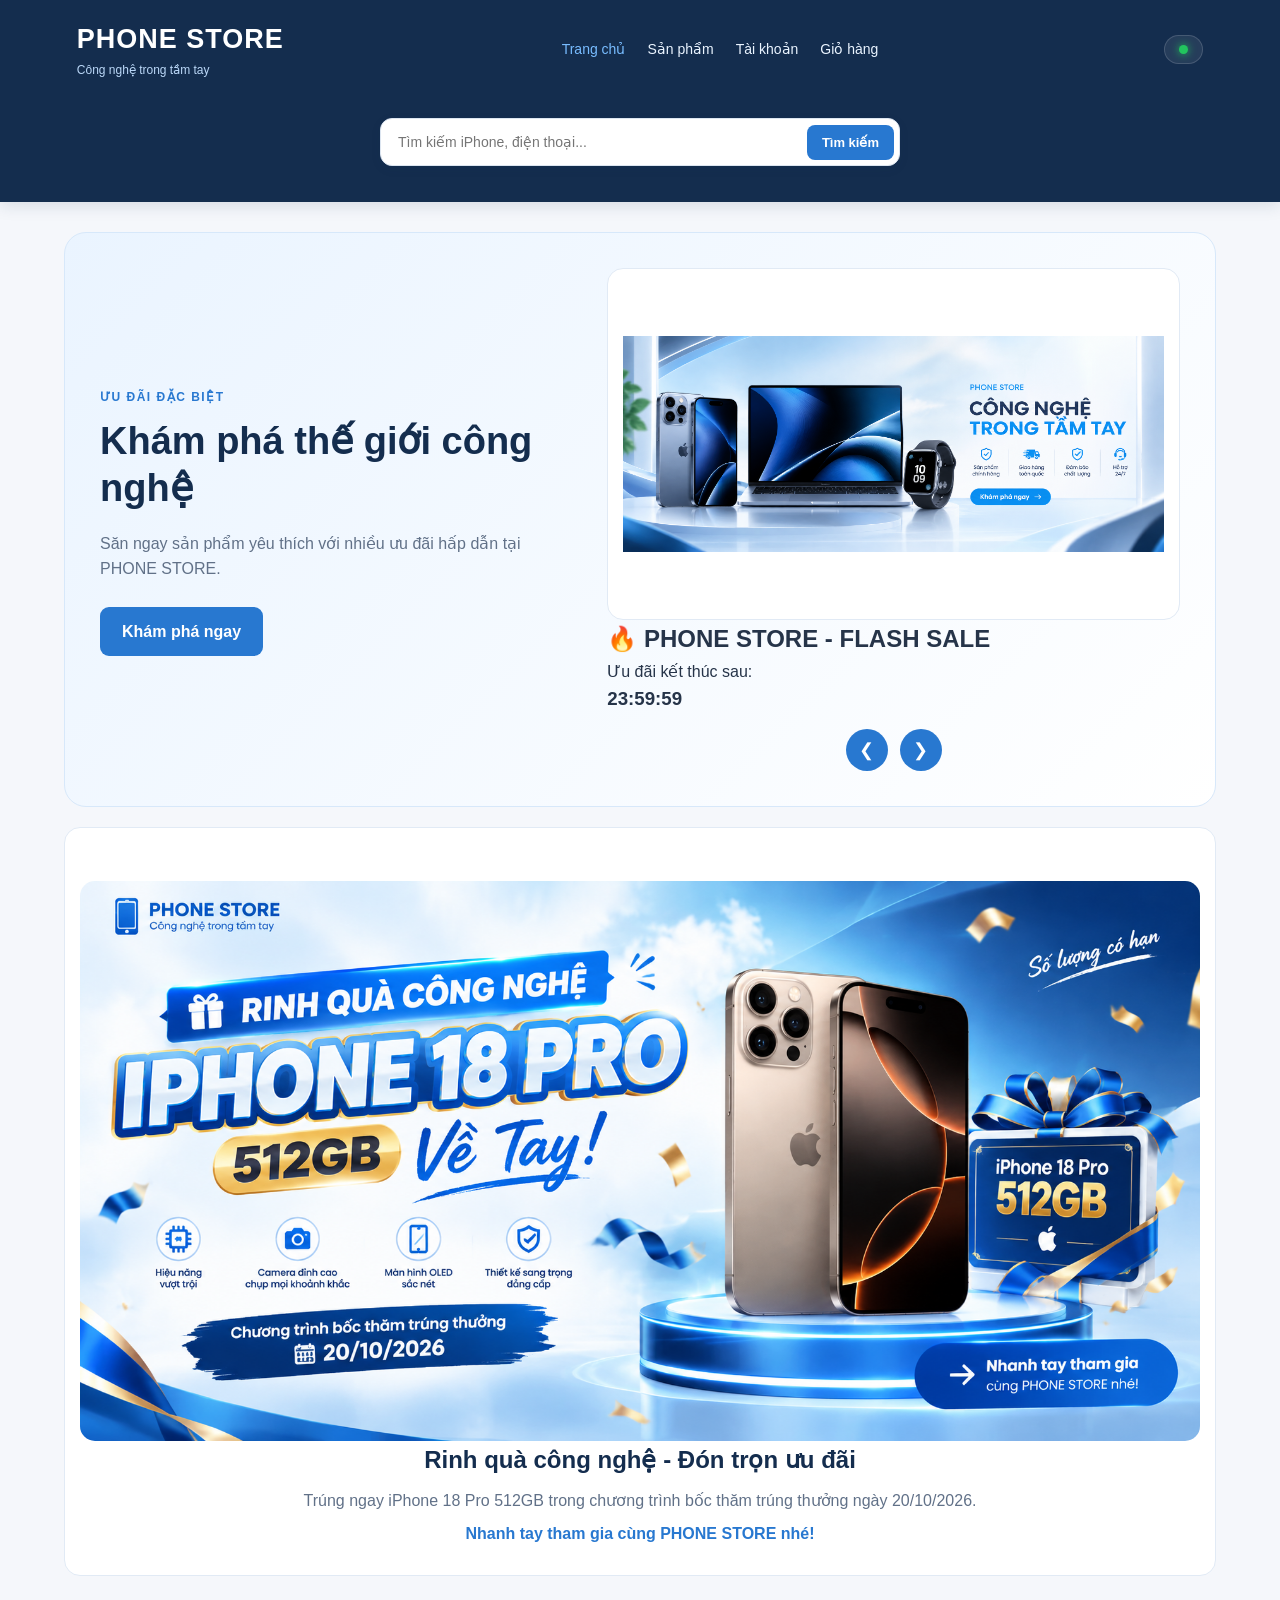
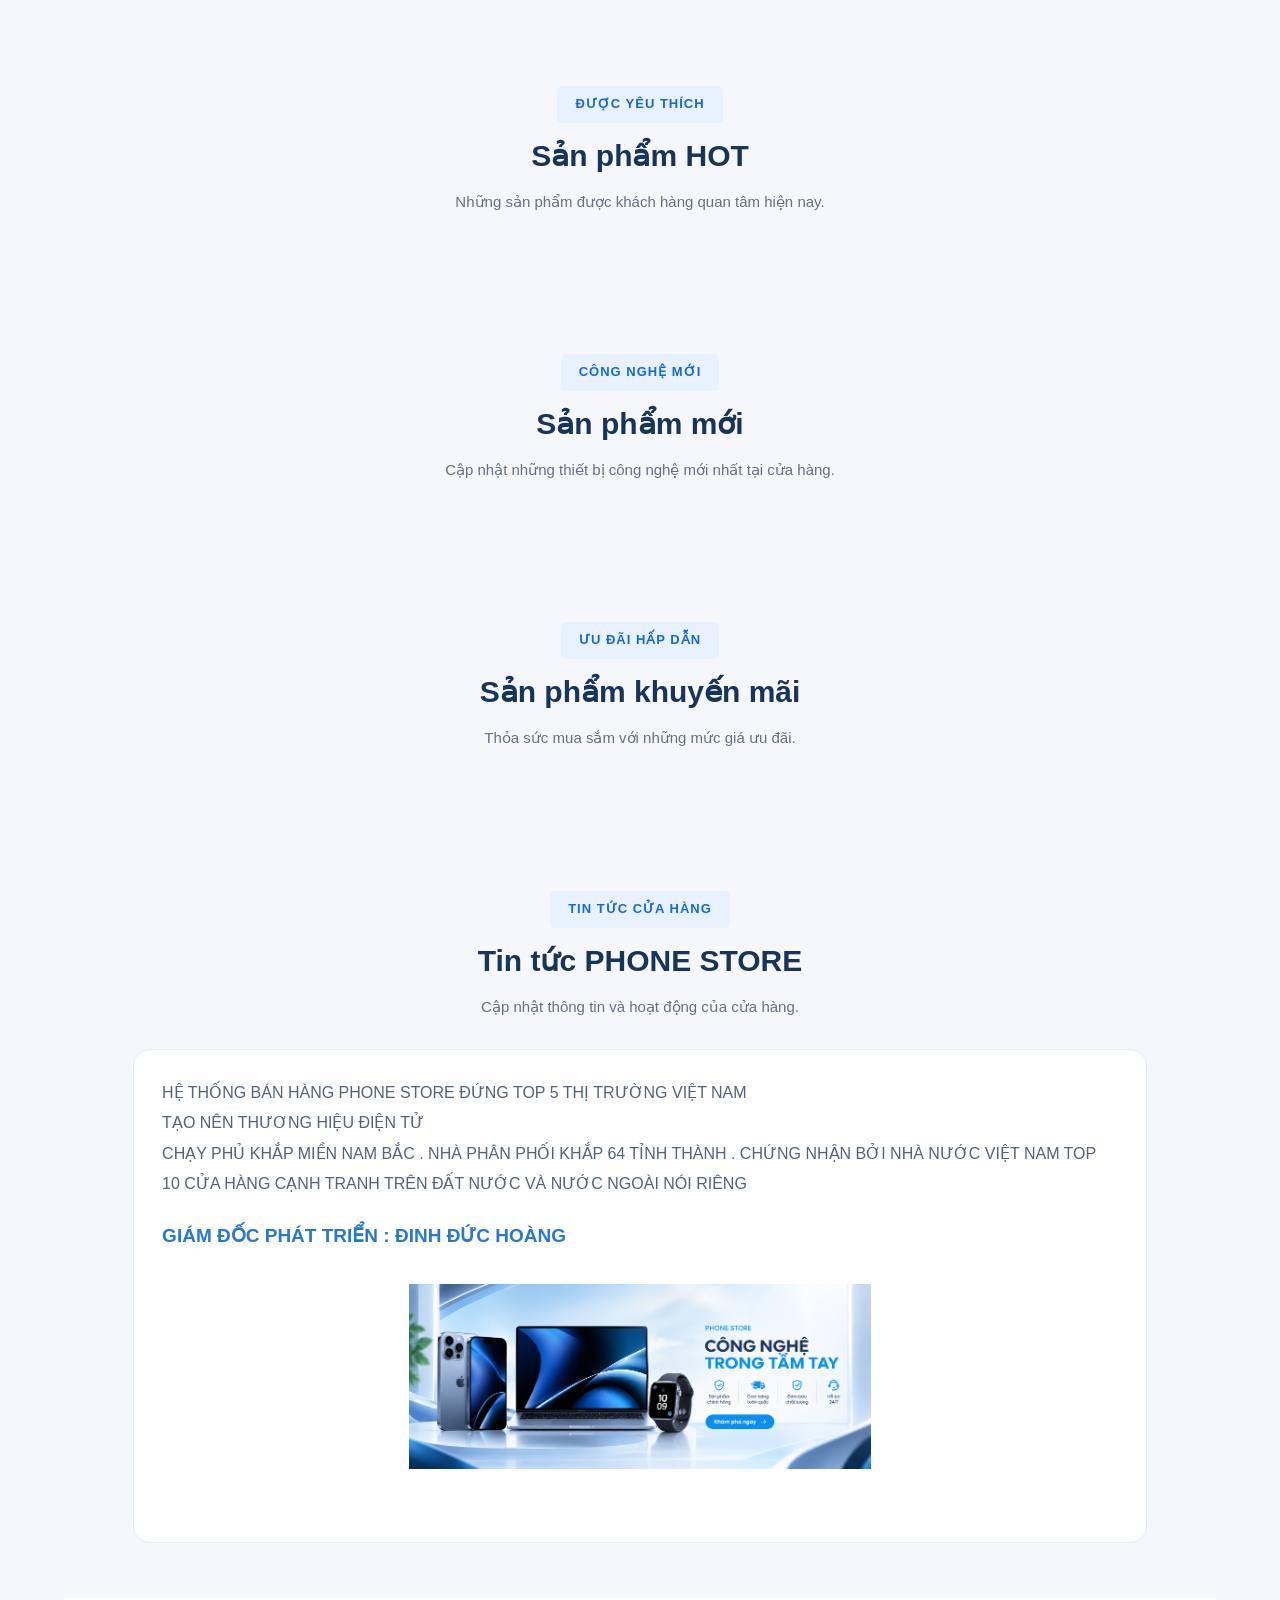
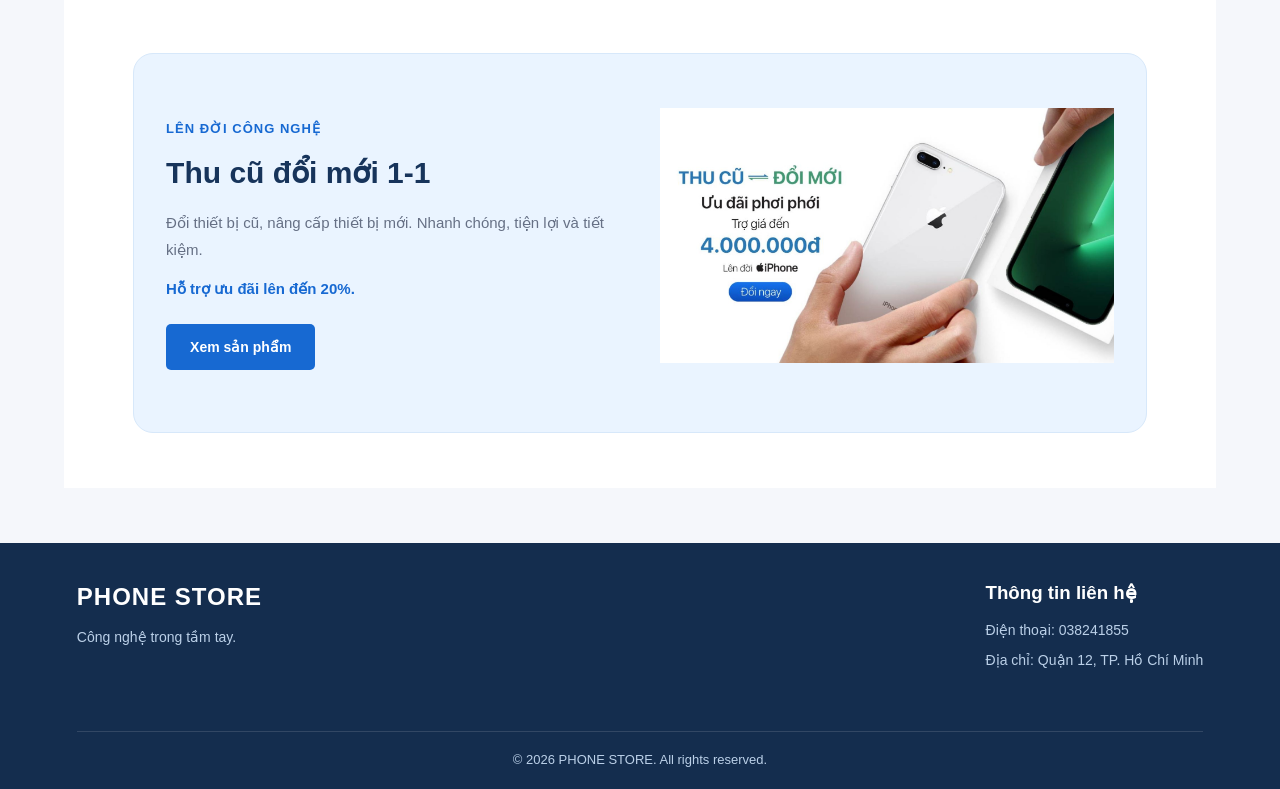
<file: index.html>
<!doctype html>
<html lang="vi">
  <head>
    <meta charset="UTF-8" />
    <meta name="viewport" content="width=device-width, initial-scale=1.0" />
    <title>PHONE STORE - Cửa hàng điện tử</title>
    <link rel="stylesheet" href="style.css" />
  </head>
  <body>
    <header class="header">
      <div class="logo">
        <a href="index.html" class="tenShop">PHONE STORE</a>
        <p class="slogan">Công nghệ trong tầm tay</p>
      </div>
      <nav class="menu">
        <a href="index.html" class="menu-link active">Trang chủ</a>
        <a href="products.html" class="menu-link">Sản phẩm</a>
        <a href="dangNhap.html" class="menu-link">Tài khoản</a>
        <a href="cart.html" class="menu-link">Giỏ hàng</a>
      </nav>
      <span id="tenNguoiDung"></span>
      <button id="btnDangXuat" type="button">Đăng xuất</button>
      <div class="thanhTimKiem">
        <input type="text" id="timKiem" placeholder="Tìm kiếm iPhone, điện thoại..." />
        <button type="button" onclick="timKiemSanPham()">Tìm kiếm</button>
      </div>
    </header>

    <main class="trangChu">
      <!-- PHẦN 2: BANNER KHUYẾN MÃI -->
      <section class="banner-section">
        <div class="banner-content">
          <div class="banner-text">
            <span class="banner-label">ƯU ĐÃI ĐẶC BIỆT</span>
            <h1>Khám phá thế giới công nghệ</h1>
            <p>Săn ngay sản phẩm yêu thích với nhiều ưu đãi hấp dẫn tại PHONE STORE.</p>
            <a href="products.html" class="btn-banner"> Khám phá ngay </a>
          </div>

          <div class="slider">
            <div class="slider-image">
              <img id="anhSlider" src="img/nenweb.png" alt="Sản phẩm khuyến mãi Phone Store" />
            </div>

            <div class="flash-sale">
              <h2>🔥 PHONE STORE - FLASH SALE</h2>
              <p>Ưu đãi kết thúc sau:</p>
              <h3 id="dongHo">24:00:00</h3>
            </div>

            <div class="slider-controls">
              <button id="btnPrev" type="button" aria-label="Ảnh trước">❮</button>
              <button id="btnNext" type="button" aria-label="Ảnh tiếp theo">❯</button>
            </div>
          </div>
        </div>

        <div class="promotion-info">
          <img src="img/rinhIP.png" alt="Phone Store" />
          <h2>Rinh quà công nghệ - Đón trọn ưu đãi</h2>
          <p>
            Trúng ngay iPhone 18 Pro 512GB trong chương trình bốc thăm trúng thưởng ngày 20/10/2026.
          </p>
          <p class="promotion-note">Nhanh tay tham gia cùng PHONE STORE nhé!</p>
        </div>
      </section>

      <!-- PHẦN 3: SẢN PHẨM HOT -->
      <section class="product-1">
        <div class="section-1">
          <span class="section-1">ĐƯỢC YÊU THÍCH</span>
          <h2>Sản phẩm HOT</h2>
          <p>Những sản phẩm được khách hàng quan tâm hiện nay.</p>
        </div>

        <div id="products-hot" class="product-list"></div>
      </section>

      <!-- PHẦN 4: SẢN PHẨM MỚI -->
      <section class="product-2">
        <div class="section-2">
          <span class="section-2">CÔNG NGHỆ MỚI</span>
          <h2>Sản phẩm mới</h2>
          <p>Cập nhật những thiết bị công nghệ mới nhất tại cửa hàng.</p>
        </div>
        <div id="products-new" class="product-list"></div>
      </section>

      <!-- PHẦN 5: SẢN PHẨM KHUYẾN MÃI -->
      <section class="product-3">
        <div class="section-3">
          <span class="section-3">ƯU ĐÃI HẤP DẪN</span>
          <h2>Sản phẩm khuyến mãi</h2>
          <p>Thỏa sức mua sắm với những mức giá ưu đãi.</p>
        </div>
        <div id="products-KM" class="product-list"></div>
      </section>

      <!-- PHẦN 6: TIN TỨC -->
      <section class="news-4">
        <div class="section-4">
          <span class="section-4">TIN TỨC CỬA HÀNG</span>
          <h2>Tin tức PHONE STORE</h2>
          <p>Cập nhật thông tin và hoạt động của cửa hàng.</p>
        </div>
        <div id="tintuc-news" class="news-content"></div>
      </section>

      <!-- PHẦN 7: THU CŨ ĐỔI MỚI -->
      <section class="trade-section">
        <div class="trade-content">
          <div class="trade-text">
            <span class="section-label">LÊN ĐỜI CÔNG NGHỆ</span>
            <h2>Thu cũ đổi mới 1-1</h2>
            <p>Đổi thiết bị cũ, nâng cấp thiết bị mới. Nhanh chóng, tiện lợi và tiết kiệm.</p>
            <p class="trade-highlight">Hỗ trợ ưu đãi lên đến 20%.</p>
            <a href="products.html" class="btn-trade"> Xem sản phẩm </a>
          </div>
          <div id="1doi-1" class="trade-image"></div>
        </div>
      </section>
    </main>

    <!-- PHẦN 8: FOOTER -->
    <footer class="footer">
      <div class="footer-content">
        <div class="footer-brand">
          <h2>PHONE STORE</h2>
          <p>Công nghệ trong tầm tay.</p>
        </div>
        <div class="footer-contact">
          <h3>Thông tin liên hệ</h3>
          <p>Điện thoại: 038241855</p>
          <p>Địa chỉ: Quận 12, TP. Hồ Chí Minh</p>
        </div>
      </div>
      <div class="footer-bottom">© 2026 PHONE STORE. All rights reserved.</div>
    </footer>
    <script src="index.js"></script>
    <script src="data.js"></script>
    <script src="header.js"></script>
  </body>
</html>
</file>
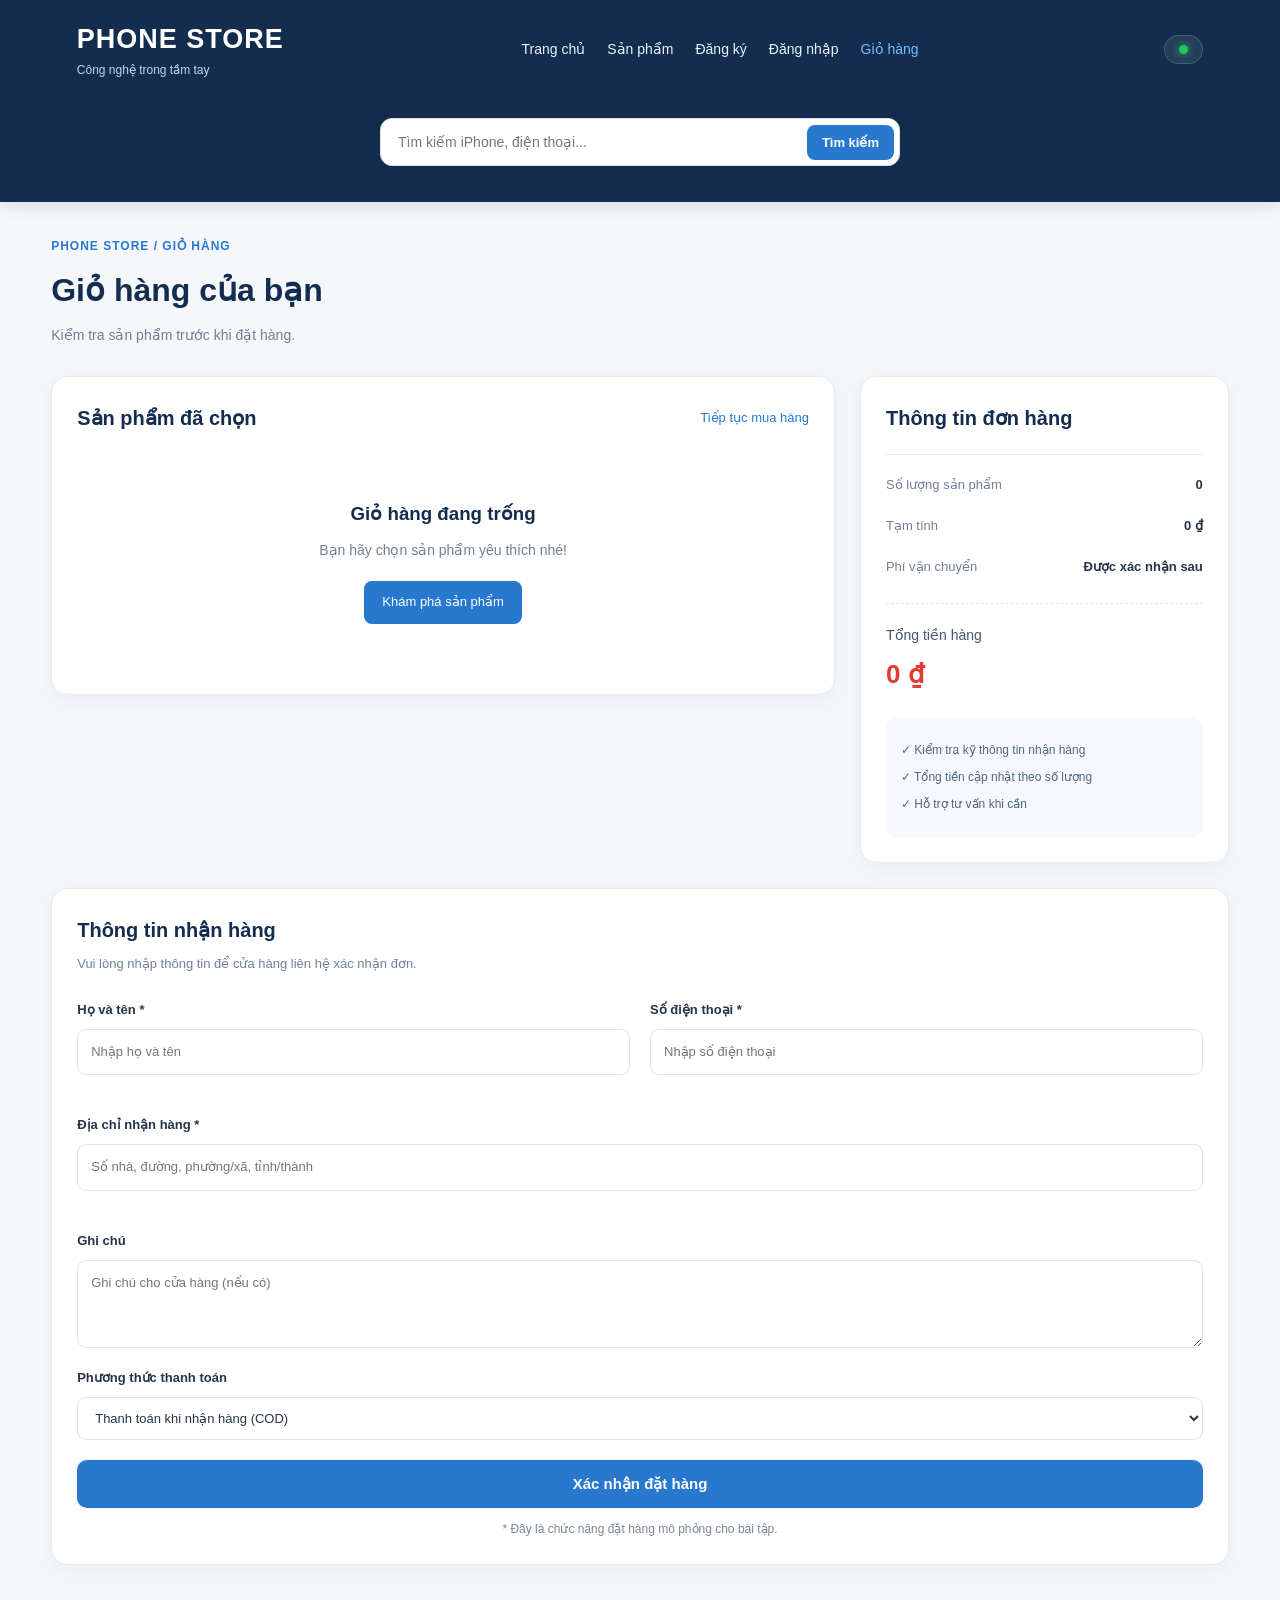
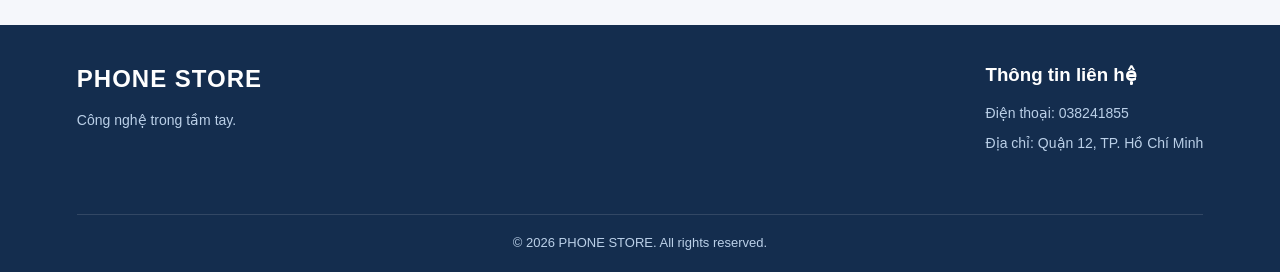
<file: cart.html>
<!doctype html>
<html lang="vi">
  <head>
    <meta charset="UTF-8" />
    <meta name="viewport" content="width=device-width, initial-scale=1.0" />
    <title>Giỏ hàng - PHONE STORE</title>
    <link rel="stylesheet" href="style.css" />
  </head>

  <body>
    <header class="header">
      <div class="logo">
        <a href="index.html" class="tenShop">PHONE STORE</a>
        <p class="slogan">Công nghệ trong tầm tay</p>
      </div>

      <nav class="menu">
        <a href="index.html" class="menu-link">Trang chủ</a>
        <a href="products.html" class="menu-link">Sản phẩm</a>
        <a href="dangKi.html" class="menu-link">Đăng ký</a>
        <a href="dangNhap.html" class="menu-link">Đăng nhập</a>
        <a href="cart.html" class="menu-link active">Giỏ hàng</a>
      </nav>
      <span id="tenNguoiDung"></span>
      <button id="btnDangXuat" type="button">Đăng xuất</button>
      <div class="thanhTimKiem">
        <input type="text" id="timKiem" placeholder="Tìm kiếm iPhone, điện thoại..." />
        <button type="button" onclick="timKiemSanPham()">Tìm kiếm</button>
      </div>
    </header>

    <main class="trangGioHang">
      <div class="tieuDeGioHang">
        <p class="chuNho">PHONE STORE / GIỎ HÀNG</p>
        <h1>Giỏ hàng của bạn</h1>
        <p>Kiểm tra sản phẩm trước khi đặt hàng.</p>
      </div>

      <div class="boCucThanhToan">
        <section class="khuVucSanPham">
          <div class="tieuDeKhuVuc">
            <h2>Sản phẩm đã chọn</h2>
            <a href="products.html"> Tiếp tục mua hàng</a>
          </div>

          <div id="cart-sanPham"></div>
        </section>

        <aside class="khuVucTongTien">
          <h2>Thông tin đơn hàng</h2>

          <div id="cart-ThanhToan"></div>

          <div class="camKetThanhToan">
            <p>✓ Kiểm tra kỹ thông tin nhận hàng</p>
            <p>✓ Tổng tiền cập nhật theo số lượng</p>
            <p>✓ Hỗ trợ tư vấn khi cần</p>
          </div>
        </aside>
      </div>

      <section class="khuVucThongTin">
        <h2>Thông tin nhận hàng</h2>
        <p class="moTaForm">Vui lòng nhập thông tin để cửa hàng liên hệ xác nhận đơn.</p>

        <form id="formDatHang">
          <div class="luoiForm">
            <div class="nhomForm">
              <label for="hoTen">Họ và tên *</label>
              <input type="text" id="hoTen" placeholder="Nhập họ và tên" required />
            </div>

            <div class="nhomForm">
              <label for="soDienThoai">Số điện thoại *</label>
              <input
                type="tel"
                id="soDienThoai"
                placeholder="Nhập số điện thoại"
                pattern="[0-9]{10,11}"
                title="Số điện thoại gồm 10 hoặc 11 chữ số"
                required
              />
            </div>

            <div class="nhomForm formRong">
              <label for="diaChi">Địa chỉ nhận hàng *</label>
              <input
                type="text"
                id="diaChi"
                placeholder="Số nhà, đường, phường/xã, tỉnh/thành"
                required
              />
            </div>

            <div class="nhomForm formRong">
              <label for="ghiChu">Ghi chú</label>
              <textarea id="ghiChu" rows="3" placeholder="Ghi chú cho cửa hàng (nếu có)"></textarea>
            </div>
          </div>

          <div class="nhomForm">
            <label for="phuongThuc">Phương thức thanh toán</label>
            <select id="phuongThuc">
              <option value="cod">Thanh toán khi nhận hàng (COD)</option>
              <option value="chuyenkhoan">Chuyển khoản thủ công</option>
            </select>
          </div>

          <button type="submit" class="btnDatHang">Xác nhận đặt hàng</button>

          <p class="ghiChuThanhToan">* Đây là chức năng đặt hàng mô phỏng cho bài tập.</p>
        </form>
      </section>
    </main>

    <footer class="footer">
      <div class="footer-content">
        <div class="footer-brand">
          <h2>PHONE STORE</h2>
          <p>Công nghệ trong tầm tay.</p>
        </div>

        <div class="footer-contact">
          <h3>Thông tin liên hệ</h3>
          <p>Điện thoại: 038241855</p>
          <p>Địa chỉ: Quận 12, TP. Hồ Chí Minh</p>
        </div>
      </div>

      <div class="footer-bottom">© 2026 PHONE STORE. All rights reserved.</div>
    </footer>

    <script src="cart.js"></script>
    <script src="data.js"></script>
    <script src="header.js"></script>
  </body>
</html>
</file>
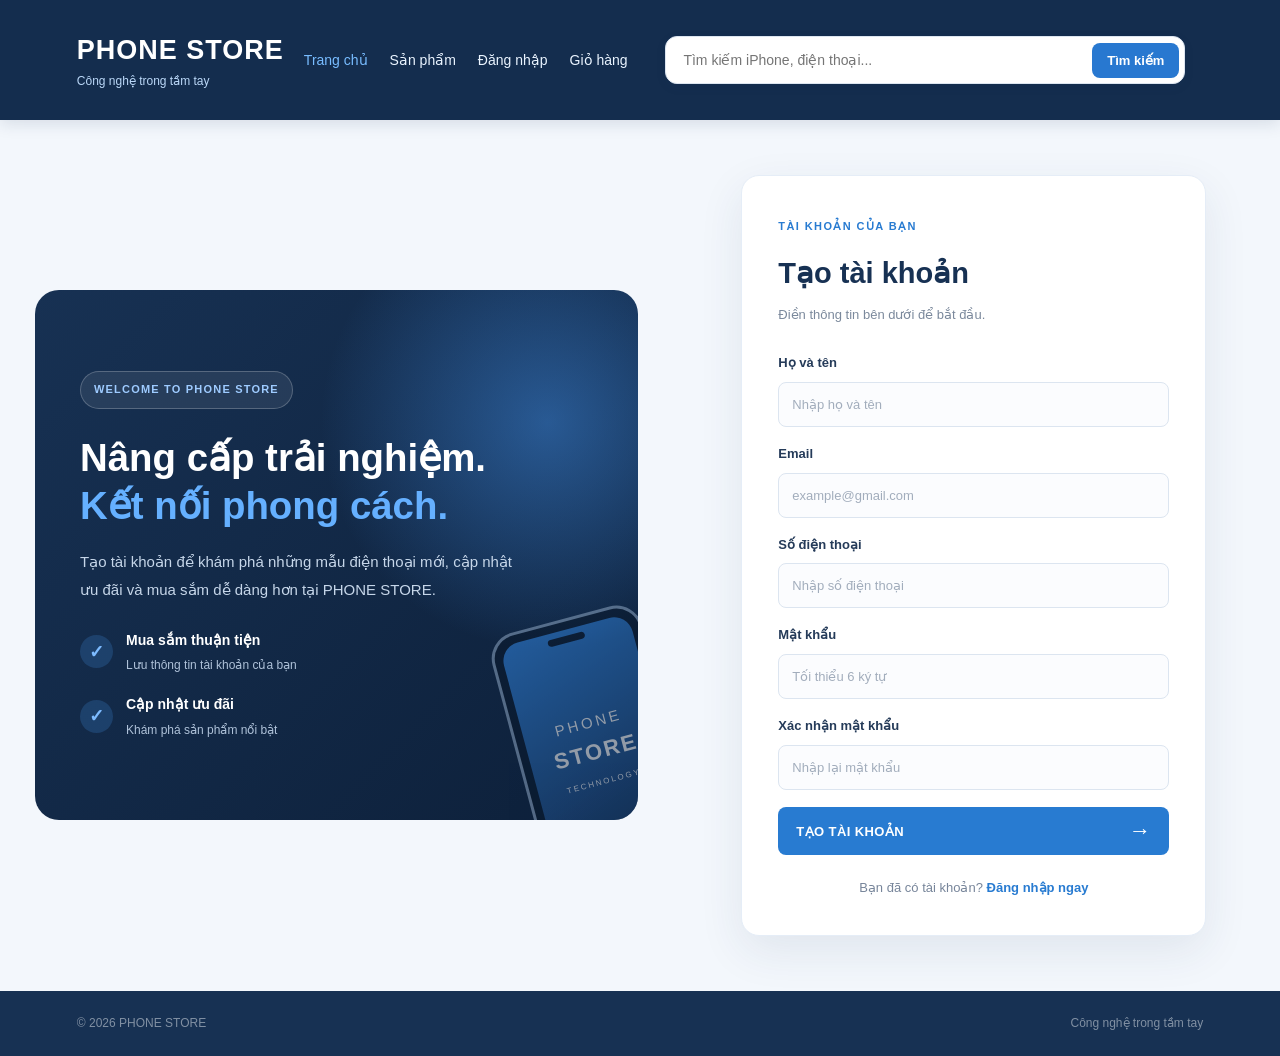
<file: dangKi.html>
<!doctype html>
<html lang="vi">
  <head>
    <meta charset="UTF-8" />
    <meta name="viewport" content="width=device-width, initial-scale=1.0" />
    <title>Đăng ký tài khoản | PHONE STORE</title>
    <link rel="stylesheet" href="style.css" />
  </head>
  <body class="register-body">
    <!-- HEADER -->
    <header class="header">
      <div class="logo">
        <a href="index.html" class="tenShop">PHONE STORE</a>
        <p class="slogan">Công nghệ trong tầm tay</p>
      </div>
      <nav class="menu">
        <a href="index.html" class="menu-link active">Trang chủ</a>
        <a href="products.html" class="menu-link">Sản phẩm</a>
        <a href="dangNhap.html" class="menu-link">Đăng nhập</a>
        <a href="cart.html" class="menu-link">Giỏ hàng</a>
      </nav>
      <div class="thanhTimKiem">
        <input type="text" id="timKiem" placeholder="Tìm kiếm iPhone, điện thoại..." />
        <button type="button" onclick="timKiemSanPham()">Tìm kiếm</button>
      </div>
    </header>

    <!-- NOI DUNG -->
    <main class="register-main">
      <section class="register-intro">
        <span class="intro-label">WELCOME TO PHONE STORE</span>

        <h1>
          Nâng cấp trải nghiệm.
          <span>Kết nối phong cách.</span>
        </h1>

        <p>
          Tạo tài khoản để khám phá những mẫu điện thoại mới, cập nhật ưu đãi và mua sắm dễ dàng hơn
          tại PHONE STORE.
        </p>

        <div class="intro-benefits">
          <div class="benefit-item">
            <span class="benefit-icon">✓</span>
            <div>
              <strong>Mua sắm thuận tiện</strong>
              <small>Lưu thông tin tài khoản của bạn</small>
            </div>
          </div>

          <div class="benefit-item">
            <span class="benefit-icon">✓</span>
            <div>
              <strong>Cập nhật ưu đãi</strong>
              <small>Khám phá sản phẩm nổi bật</small>
            </div>
          </div>
        </div>

        <div class="phone-decoration">
          <div class="phone-camera"></div>
          <div class="phone-screen">
            <span>PHONE</span>
            <strong>STORE</strong>
            <small>TECHNOLOGY</small>
          </div>
        </div>
      </section>

      <section class="register-form-section">
        <div class="register-box">
          <div class="register-title">
            <span class="form-label">TÀI KHOẢN CỦA BẠN</span>
            <h2>Tạo tài khoản</h2>
            <p>Điền thông tin bên dưới để bắt đầu.</p>
          </div>

          <form id="formDangKy">
            <div class="register-input">
              <label for="hoTen">Họ và tên</label>
              <input type="text" id="hoTen" placeholder="Nhập họ và tên" autocomplete="name" />
            </div>

            <div class="register-input">
              <label for="email">Email</label>
              <input type="email" id="email" placeholder="example@gmail.com" autocomplete="email" />
            </div>

            <div class="register-input">
              <label for="soDienThoai">Số điện thoại</label>
              <input
                type="tel"
                id="soDienThoai"
                placeholder="Nhập số điện thoại"
                autocomplete="tel"
              />
            </div>

            <div class="register-input">
              <label for="matKhau">Mật khẩu</label>
              <input
                type="password"
                id="matKhau"
                placeholder="Tối thiểu 6 ký tự"
                minlength="6"
                autocomplete="new-password"
              />
            </div>

            <div class="register-input">
              <label for="xacNhanMatKhau">Xác nhận mật khẩu</label>
              <input
                type="password"
                id="xacNhanMatKhau"
                placeholder="Nhập lại mật khẩu"
                autocomplete="new-password"
              />
            </div>

            <p id="thongBaoDangKy" aria-live="polite"></p>

            <button type="submit" class="btn-register">
              TẠO TÀI KHOẢN
              <span>→</span>
            </button>

            <p class="register-login">
              Bạn đã có tài khoản?
              <a href="dangNhap.html">Đăng nhập ngay</a>
            </p>
          </form>
        </div>
      </section>
    </main>

    <footer class="register-footer">
      <p>© 2026 PHONE STORE</p>
      <p>Công nghệ trong tầm tay</p>
    </footer>
    <script src="data.js"></script>
    <script src="dangKi.js"></script>
  </body>
</html>
</file>
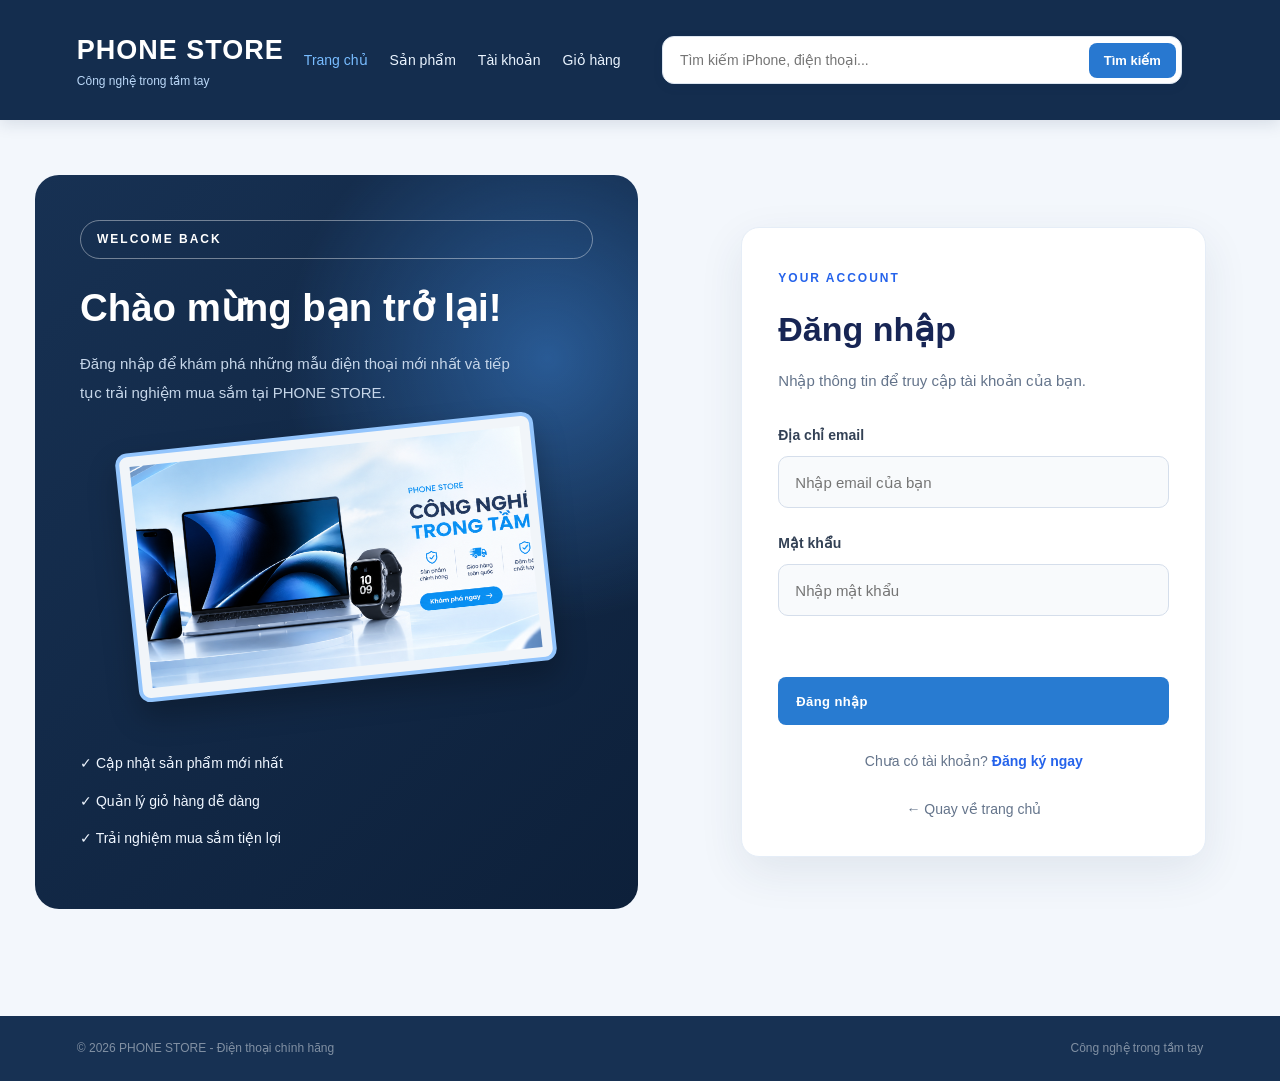
<file: dangNhap.html>
<!doctype html>
<html lang="vi">
  <head>
    <meta charset="UTF-8" />
    <meta name="viewport" content="width=device-width, initial-scale=1.0" />
    <title>Đăng nhập - PHONE STORE</title>
    <link rel="stylesheet" href="style.css" />
  </head>

  <body class="register-body">
    <header class="header">
      <div class="logo">
        <a href="index.html" class="tenShop">PHONE STORE</a>
        <p class="slogan">Công nghệ trong tầm tay</p>
      </div>
      <nav class="menu">
        <a href="index.html" class="menu-link active">Trang chủ</a>
        <a href="products.html" class="menu-link">Sản phẩm</a>
        <a href="dangNhap.html" class="menu-link">Tài khoản</a>
        <a href="cart.html" class="menu-link">Giỏ hàng</a>
      </nav>
      <div class="thanhTimKiem">
        <input type="text" id="timKiem" placeholder="Tìm kiếm iPhone, điện thoại..." />
        <button type="button" onclick="timKiemSanPham()">Tìm kiếm</button>
      </div>
    </header>
    <main class="register-main">
      <!-- BÊN TRÁI -->
      <section class="register-intro">
        <span class="login-tag">WELCOME BACK</span>

        <h1>Chào mừng bạn trở lại!</h1>

        <p>
          Đăng nhập để khám phá những mẫu điện thoại mới nhất và tiếp tục trải nghiệm mua sắm tại
          PHONE STORE.
        </p>

        <div class="register-phone">
          <img src="img/nenweb.png" alt="Cửa hàng PHONE STORE" class="anhShop" />
        </div>

        <div class="register-benefits">
          <p>✓ Cập nhật sản phẩm mới nhất</p>
          <p>✓ Quản lý giỏ hàng dễ dàng</p>
          <p>✓ Trải nghiệm mua sắm tiện lợi</p>
        </div>
      </section>

      <!-- BÊN PHẢI -->
      <section class="register-form-section">
        <div class="register-box">
          <div class="login-heading">
            <span>YOUR ACCOUNT</span>
            <h2>Đăng nhập</h2>
            <p>Nhập thông tin để truy cập tài khoản của bạn.</p>
          </div>

          <form id="formDangNhap">
            <div class="login-field">
              <label for="emailDangNhap">Địa chỉ email</label>
              <input type="email" id="emailDangNhap" placeholder="Nhập email của bạn" required />
            </div>

            <div class="login-field">
              <label for="matKhauDangNhap">Mật khẩu</label>
              <input type="password" id="matKhauDangNhap" placeholder="Nhập mật khẩu" required />
            </div>

            <p id="thongBaoDangNhap"></p>

            <button type="submit" class="btn-register">Đăng nhập</button>
          </form>

          <div class="login-bottom">
            Chưa có tài khoản?
            <a href="dangKi.html">Đăng ký ngay</a>
          </div>

          <a href="index.html" class="login-back"> ← Quay về trang chủ </a>
        </div>
      </section>
    </main>
    <br />
    <br />
    <footer class="register-footer">
      <p>© 2026 PHONE STORE - Điện thoại chính hãng</p>
      <p>Công nghệ trong tầm tay</p>
    </footer>
    <script src="dangNhap.js"></script>
  </body>
</html>
</file>
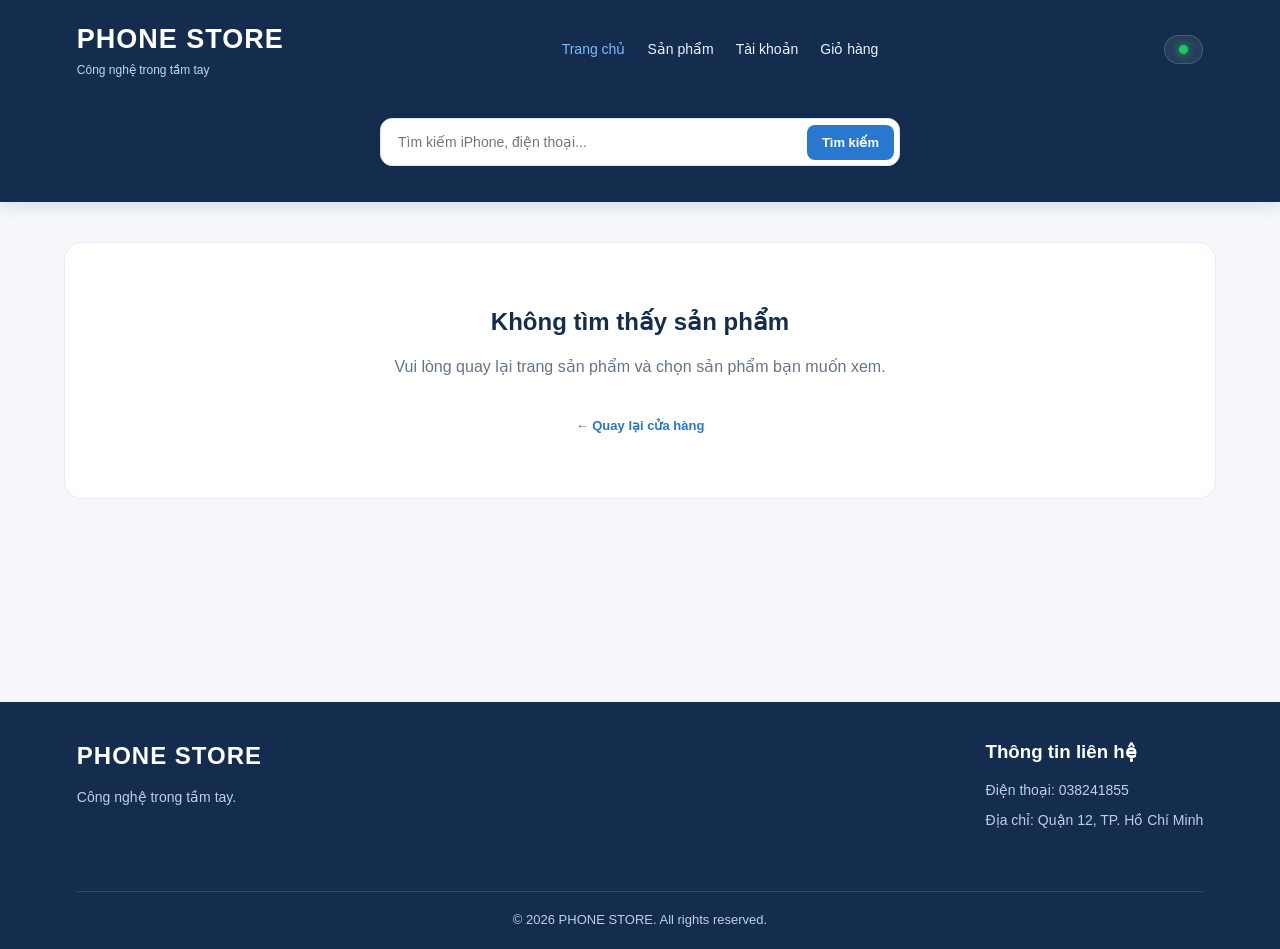
<file: deltai.html>
<!doctype html>
<html lang="en">
  <head>
    <meta charset="UTF-8" />
    <meta name="viewport" content="width=device-width, initial-scale=1.0" />
    <title>Document</title>
    <link rel="stylesheet" href="style.css" />
  </head>
  <body>
    <header class="header">
      <div class="logo">
        <a href="index.html" class="tenShop">PHONE STORE</a>
        <p class="slogan">Công nghệ trong tầm tay</p>
      </div>
      <nav class="menu">
        <a href="index.html" class="menu-link active">Trang chủ</a>
        <a href="products.html" class="menu-link">Sản phẩm</a>
        <a href="dangNhap.html" class="menu-link">Tài khoản</a>
        <a href="cart.html" class="menu-link">Giỏ hàng</a>
      </nav>
      <span id="tenNguoiDung"></span>
      <button id="btnDangXuat" type="button">Đăng xuất</button>
      <div class="thanhTimKiem">
        <input type="text" id="timKiem" placeholder="Tìm kiếm iPhone, điện thoại..." />
        <button type="button" onclick="timKiemSanPham()">Tìm kiếm</button>
      </div>
    </header>
    <div id="chiTiet-id"></div>
    <footer class="footer">
      <div class="footer-content">
        <div class="footer-brand">
          <h2>PHONE STORE</h2>
          <p>Công nghệ trong tầm tay.</p>
        </div>
        <div class="footer-contact">
          <h3>Thông tin liên hệ</h3>
          <p>Điện thoại: 038241855</p>
          <p>Địa chỉ: Quận 12, TP. Hồ Chí Minh</p>
        </div>
      </div>
      <div class="footer-bottom">© 2026 PHONE STORE. All rights reserved.</div>
    </footer>
    <script src="deltai.js"></script>
    <script src="products.js"></script>
    <script src="data.js"></script>
    <script src="header.js"></script>
  </body>
</html>
</file>
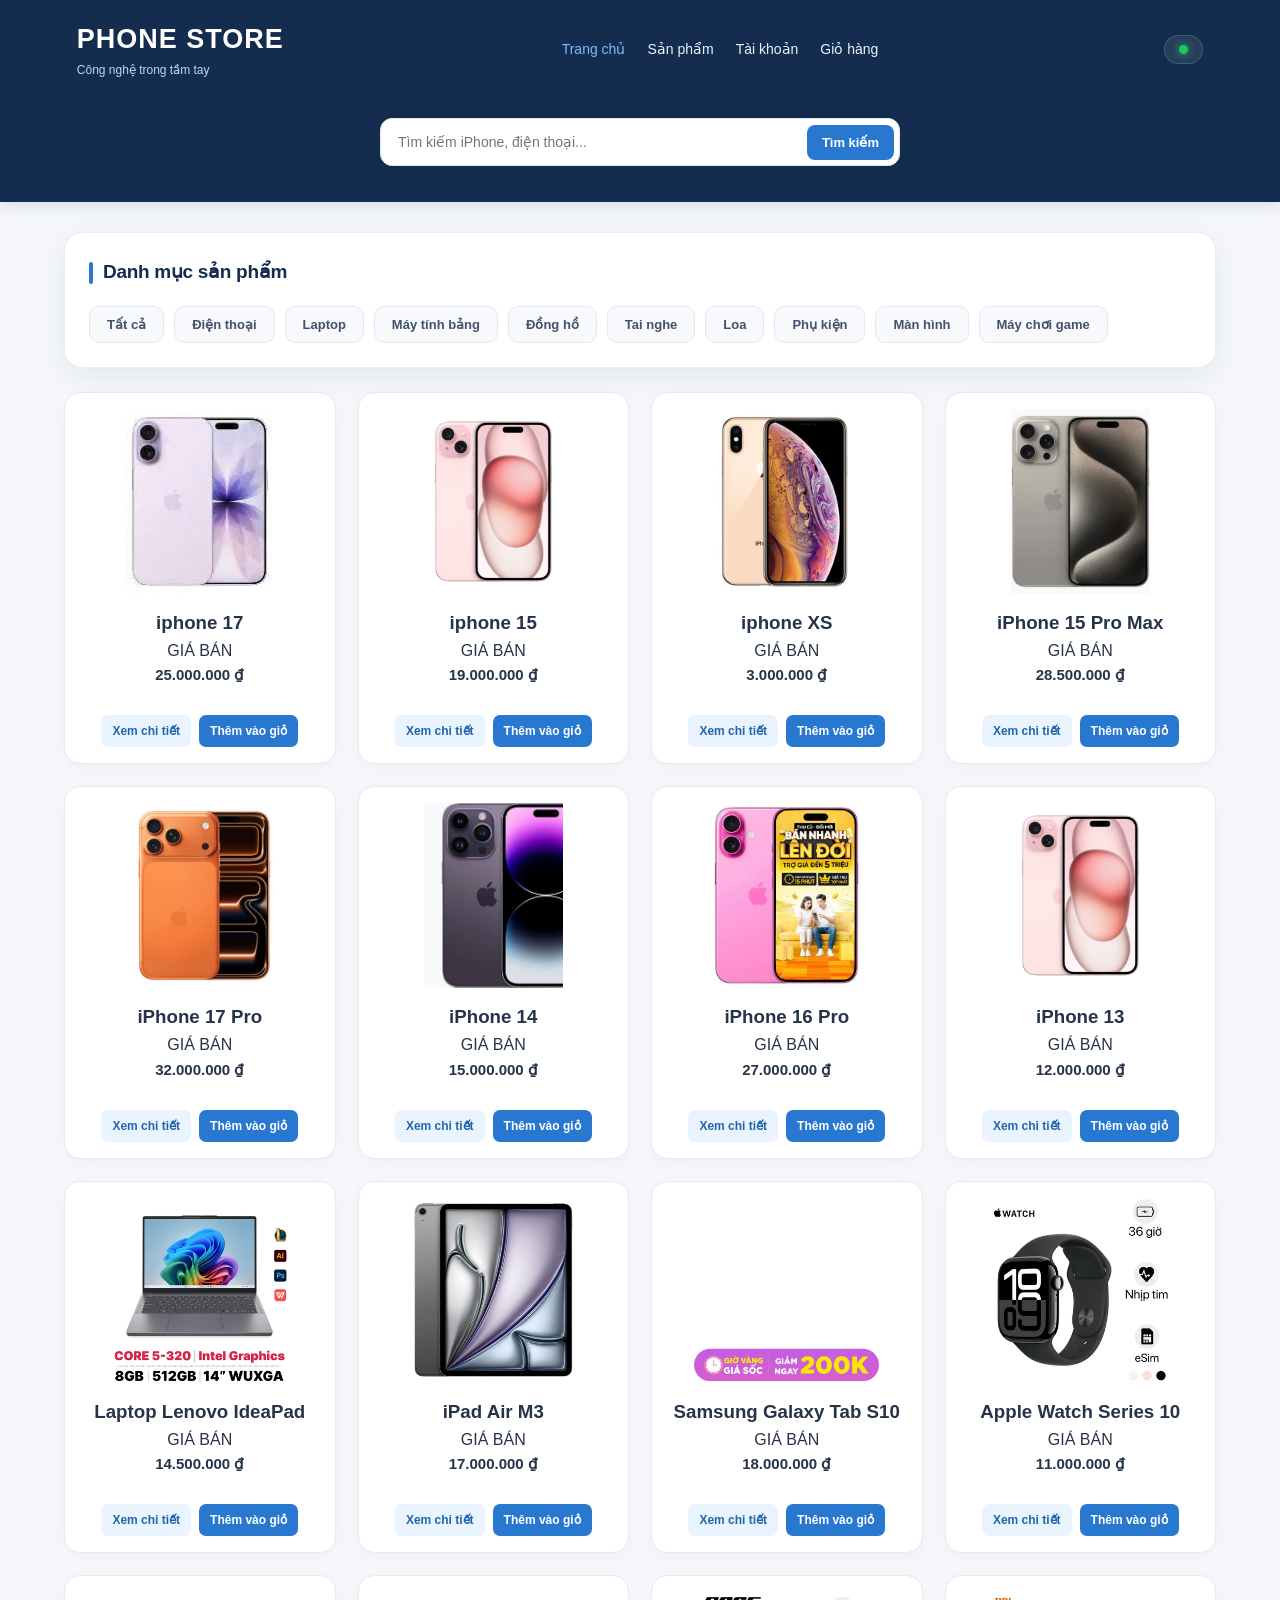
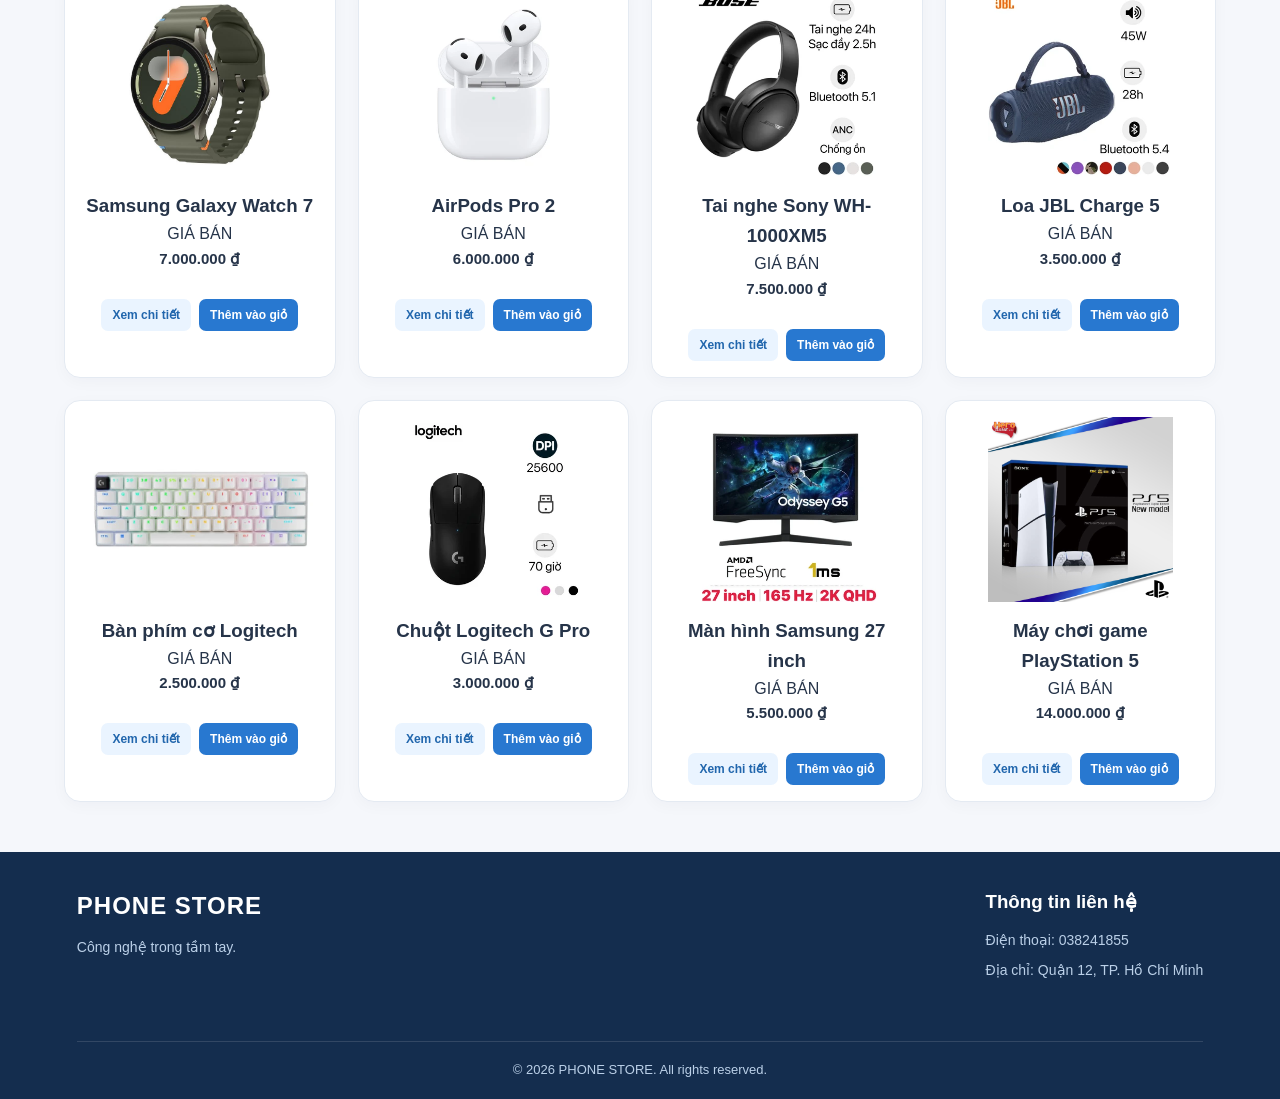
<file: products.html>
<!doctype html>
<html lang="en">
  <head>
    <meta charset="UTF-8" />
    <meta name="viewport" content="width=device-width, initial-scale=1.0" />
    <title>Sản phẩm - PHONE STORE</title>
    <link rel="stylesheet" href="style.css" />
  </head>
  <body>
    <header class="header">
      <div class="logo">
        <a href="index.html" class="tenShop">PHONE STORE</a>
        <p class="slogan">Công nghệ trong tầm tay</p>
      </div>
      <nav class="menu">
        <a href="index.html" class="menu-link active">Trang chủ</a>
        <a href="products.html" class="menu-link">Sản phẩm</a>
        <a href="dangNhap.html" class="menu-link">Tài khoản</a>
        <a href="cart.html" class="menu-link">Giỏ hàng</a>
      </nav>
      <span id="tenNguoiDung"></span>
      <button id="btnDangXuat" type="button">Đăng xuất</button>
      <div class="thanhTimKiem">
        <input type="text" id="timKiem" placeholder="Tìm kiếm iPhone, điện thoại..." />
        <button type="button" onclick="timKiemSanPham()">Tìm kiếm</button>
      </div>
    </header>
    <main class="trangChu">
      <div class="boLocSanPham">
        <h3>Danh mục sản phẩm</h3>
        <div class="nhomNut">
          <button onclick="locTheoLoai('tatca')">Tất cả</button>
          <button onclick="locTheoLoai('dienthoai')">Điện thoại</button>
          <button onclick="locTheoLoai('laptop')">Laptop</button>
          <button onclick="locTheoLoai('maytinhbang')">Máy tính bảng</button>
          <button onclick="locTheoLoai('dongho')">Đồng hồ</button>
          <button onclick="locTheoLoai('tainghe')">Tai nghe</button>
          <button onclick="locTheoLoai('loa')">Loa</button>
          <button onclick="locTheoLoai('phukien')">Phụ kiện</button>
          <button onclick="locTheoLoai('manhinh')">Màn hình</button>
          <button onclick="locTheoLoai('maychoigame')">Máy chơi game</button>
        </div>
      </div>
      <div id="products-list" class="product-list"></div>
    </main>
    <footer class="footer">
      <div class="footer-content">
        <div class="footer-brand">
          <h2>PHONE STORE</h2>
          <p>Công nghệ trong tầm tay.</p>
        </div>
        <div class="footer-contact">
          <h3>Thông tin liên hệ</h3>
          <p>Điện thoại: 038241855</p>
          <p>Địa chỉ: Quận 12, TP. Hồ Chí Minh</p>
        </div>
      </div>
      <div class="footer-bottom">© 2026 PHONE STORE. All rights reserved.</div>
    </footer>
    <script src="data.js"></script>
    <script src="products.js"></script>
    <script src="header.js"></script>
  </body>
</html>
</file>
<file: style.css>
/* 1. CÀI ĐẶT CHUNG */
* {
  margin: 0;
  padding: 0;
  box-sizing: border-box;
}

body {
  font-family: Arial, sans-serif;
  background: #f5f7fb;
  color: #263449;
  line-height: 1.6;
}

a {
  text-decoration: none;
}

button {
  cursor: pointer;
  font-family: inherit;
}

/* 2. HEADER */
.header {
  background: #142d4e;
  color: white;
  padding: 18px 6%;
  display: flex;
  justify-content: space-between;
  align-items: center;
  flex-wrap: wrap;
  gap: 20px;
  box-shadow: 0 4px 15px #142d4e20;
}

.logo .tenShop {
  color: white;
  font-size: 27px;
  font-weight: bold;
  letter-spacing: 1px;
}

.slogan {
  color: #bbd8f8;
  font-size: 12px;
}

.menu {
  display: flex;
  align-items: center;
  gap: 22px;
  flex-wrap: wrap;
}

.menu-link {
  color: #eaf4ff;
  font-size: 14px;
  transition: 0.3s;
}

.menu-link:hover,
.menu-link.active {
  color: #78bcff;
}

/* 3. KHUNG TRANG CHỦ */
.trangChu {
  width: 90%;
  max-width: 1250px;
  margin: 30px auto;
}

.banner-section,
.product-section,
.news-section,
.trade-section {
  margin-bottom: 55px;
}

/* 4. BANNER */
.banner-content {
  display: grid;
  grid-template-columns: 1fr 1.2fr;
  align-items: center;
  gap: 30px;
  background: linear-gradient(135deg, #eaf4ff, #ffffff);
  border: 1px solid #d7e8fa;
  border-radius: 22px;
  padding: 35px;
  overflow: hidden;
}

.banner-label,
.section-label {
  display: inline-block;
  color: #2878d0;
  font-size: 12px;
  font-weight: bold;
  letter-spacing: 1.5px;
  margin-bottom: 10px;
}

.banner-text h1 {
  font-size: 38px;
  line-height: 1.25;
  color: #142d4e;
  margin-bottom: 18px;
}

.banner-text p {
  color: #617188;
  margin-bottom: 25px;
}

.btn-banner,
.btn-trade {
  display: inline-block;
  background: #2878d0;
  color: white;
  padding: 12px 22px;
  border-radius: 9px;
  font-weight: bold;
  transition: 0.3s;
}

.btn-banner:hover,
.btn-trade:hover {
  background: #142d4e;
  transform: translateY(-2px);
}

/* 5. SLIDER */
.slider {
  min-width: 0;
}

.slider-image {
  background: white;
  border-radius: 16px;
  padding: 15px;
  border: 1px solid #e1eaf5;
}

#anhSlider {
  width: 100%;
  height: 320px;
  object-fit: contain;
  display: block;
}

.slider-controls {
  display: flex;
  justify-content: center;
  gap: 12px;
  margin-top: 15px;
}

.slider-controls button {
  width: 42px;
  height: 42px;
  background: #2878d0;
  color: white;
  border: none;
  border-radius: 50%;
  font-size: 18px;
  transition: 0.3s;
}

.slider-controls button:hover {
  background: #142d4e;
}

/* 6. THÔNG TIN KHUYẾN MÃI */
.promotion-info {
  text-align: center;
  padding: 28px 15px;
  margin-top: 20px;
  background: white;
  border-radius: 16px;
  border: 1px solid #e1eaf5;
}

.promotion-info h2 {
  color: #142d4e;
  font-size: 24px;
  margin-bottom: 8px;
}

.promotion-info p {
  color: #617188;
}

.promotion-info .promotion-note {
  color: #2878d0;
  font-weight: bold;
  margin-top: 8px;
}

/* 7. TIÊU ĐỀ TỪNG PHẦN */
.section-heading {
  margin-bottom: 22px;
}

.section-heading h2 {
  color: #142d4e;
  font-size: 28px;
  margin-bottom: 5px;
}

.section-heading p {
  color: #738197;
  font-size: 14px;
}

/* 8. DANH SÁCH SẢN PHẨM */
.product-list {
  display: grid;
  grid-template-columns: repeat(4, minmax(0, 1fr));
  gap: 20px;
}

.sanPham {
  background: white;
  padding: 16px;
  border: 1px solid #e4eaf2;
  border-radius: 16px;
  text-align: center;
  overflow: hidden;
  box-shadow: 0 4px 15px #142d4e08;
  transition: 0.3s;
}

.sanPham:hover {
  transform: translateY(-5px);
  border-color: #91c5fa;
  box-shadow: 0 10px 25px #142d4e15;
}

.anhSanPham {
  width: 100%;
  height: 185px;
  object-fit: contain;
  display: block;
  margin: 0 auto 14px;
}

.sanPham h4 {
  min-height: 44px;
  color: #263449;
  font-size: 15px;
  margin-bottom: 8px;
}

.sanPham b {
  display: inline-block;
  color: #2878d0;
  font-size: 18px;
  margin-bottom: 10px;
}

.nutSanPham {
  display: flex;
  gap: 8px;
  justify-content: center;
  flex-wrap: wrap;
}

.sanPham button {
  padding: 9px 11px;
  border: none;
  border-radius: 7px;
  font-size: 12px;
  font-weight: bold;
  transition: 0.3s;
}

.sanPham button:first-child {
  background: #eaf4ff;
  color: #2166ad;
}

.sanPham button:first-child:hover {
  background: #d5e9ff;
}

.sanPham button:last-child {
  background: #2878d0;
  color: white;
}

.sanPham button:last-child:hover {
  background: #142d4e;
}

/* 9. TIN TỨC */
.news-content {
  background: white;
  border: 1px solid #e1eaf5;
  border-radius: 16px;
  padding: 28px;
  color: #52637a;
  line-height: 1.9;
  white-space: pre-line;
  overflow-wrap: anywhere;
}

.news-content h3 {
  color: #2878d0;
  margin-top: 18px;
  font-size: 19px;
}

/* 10. THU CŨ ĐỔI MỚI */
.trade-content {
  display: grid;
  grid-template-columns: 1fr 1fr;
  align-items: center;
  gap: 30px;
  padding: 32px;
  background: #eaf4ff;
  border: 1px solid #d7e8fa;
  border-radius: 20px;
}

.trade-text h2 {
  color: #142d4e;
  font-size: 29px;
  margin-bottom: 12px;
}

.trade-text p {
  color: #617188;
  margin-bottom: 12px;
}

.trade-text .trade-highlight {
  color: #2878d0;
  font-weight: bold;
}

.trade-image {
  min-width: 0;
}

.trade-image .anhSanPham {
  width: 100%;
  max-width: 500px;
  height: 300px;
  object-fit: contain;
}

/* 11. FOOTER */
.footer {
  background: #142d4e;
  color: white;
  padding: 35px 6% 15px;
}

.footer-content {
  max-width: 1250px;
  margin: auto;
  display: flex;
  justify-content: space-between;
  gap: 30px;
  flex-wrap: wrap;
}

.footer-brand h2 {
  color: #78bcff;
  margin-bottom: 8px;
}

.footer-contact h3 {
  margin-bottom: 10px;
}

.footer p {
  color: #d0deef;
  font-size: 14px;
}

.footer-bottom {
  max-width: 1250px;
  margin: 25px auto 0;
  padding-top: 15px;
  border-top: 1px solid #ffffff25;
  text-align: center;
  color: #bbd0e8;
  font-size: 12px;
}

/* 12. MÀN HÌNH TABLET */
@media (max-width: 900px) {
  .header {
    justify-content: center;
  }

  .menu {
    justify-content: center;
    gap: 15px;
  }

  .banner-content {
    grid-template-columns: 1fr;
  }

  .banner-text {
    text-align: center;
  }

  .product-list {
    grid-template-columns: repeat(2, minmax(0, 1fr));
  }

  .trade-content {
    grid-template-columns: 1fr;
  }
}

/* 13. MÀN HÌNH ĐIỆN THOẠI */
@media (max-width: 500px) {
  .trangChu {
    width: 94%;
    margin-top: 18px;
  }

  .header {
    padding: 18px 12px;
  }

  .logo {
    text-align: center;
  }

  .logo .tenShop {
    font-size: 23px;
  }

  .menu {
    gap: 12px;
  }

  .menu-link {
    font-size: 12px;
  }

  .banner-content {
    padding: 20px 14px;
  }

  .banner-text h1 {
    font-size: 28px;
  }

  #anhSlider {
    height: 220px;
  }

  .product-list {
    grid-template-columns: repeat(2, minmax(0, 1fr));
    gap: 10px;
  }

  .sanPham {
    padding: 10px;
  }

  .anhSanPham {
    height: 135px;
  }

  .sanPham h4 {
    font-size: 13px;
  }

  .sanPham button {
    padding: 8px;
    font-size: 11px;
  }

  .section-heading h2 {
    font-size: 23px;
  }

  .trade-content {
    padding: 20px;
  }

  .trade-text h2 {
    font-size: 24px;
  }

  .trade-image .anhSanPham {
    height: 220px;
  }
}
.promotion-info img {
  width: 100%;
  max-width: 1400px;
  height: auto;
  display: block;
  margin: 25px auto 0;
  border-radius: 15px;
  object-fit: cover;
}
.header {
  position: sticky;
  top: 0;
  z-index: 1000;
}

/* ===== TIÊU ĐỀ CÁC KHU VỰC SẢN PHẨM ===== */

.section-heading {
  text-align: center;
  margin-bottom: 35px;
  padding: 20px 10px;
}

.section-heading .section-label {
  display: inline-block;
  color: #1677e8;
  background: #e7f2ff;
  padding: 8px 18px;
  border-radius: 30px;
  font-size: 13px;
  font-weight: 800;
  letter-spacing: 2px;
  margin-bottom: 12px;
}

.section-heading h2 {
  position: relative;
  display: inline-block;
  color: #142d4e;
  font-size: clamp(28px, 3vw, 40px);
  font-weight: 900;
  letter-spacing: -0.8px;
  text-transform: uppercase;
  margin: 8px 0 14px;
}

.section-heading h2::after {
  content: "";
  display: block;
  width: 75px;
  height: 5px;
  margin: 12px auto 0;
  border-radius: 10px;
  background: linear-gradient(90deg, #1677e8, #52c8ff);
}

.section-heading p {
  color: #687b91;
  font-size: 16px;
  line-height: 1.7;
  margin: 0;
}

/* Khoảng cách giữa các khu vực */

.product-section {
  padding: 35px 20px;
  margin-bottom: 20px;
}

/* Đường phân cách giữa các danh mục sản phẩm */
.product-section {
  position: relative;
  padding: 40px 20px;
  margin-bottom: 20px;
}

/* Không hiện đường kẻ ở danh mục cuối */
.product-section:not(:last-of-type)::after {
  content: "";
  display: block;
  width: 90%;
  max-width: 1400px;
  height: 1px;
  margin: 45px auto 0;
  background: linear-gradient(to right, transparent, #d9dee7, #c8d0dc, #d9dee7, transparent);
}

/* Thanh tìm kiếm gọn gàng */
.thanhTimKiem {
  display: flex;
  align-items: center;
  gap: 8px;
  width: 90%;
  max-width: 520px;
  margin: 18px auto;
  padding: 5px;
  background: white;
  border: 1px solid #dce5f0;
  border-radius: 12px;
  box-shadow: 0 3px 12px rgba(20, 45, 78, 0.06);
  box-sizing: border-box;
}

.thanhTimKiem:focus-within {
  border-color: #2878d0;
}

.thanhTimKiem input {
  flex: 1;
  min-width: 0;
  padding: 10px 12px;
  border: none;
  outline: none;
  font-size: 14px;
  background: transparent;
}

.thanhTimKiem button {
  padding: 10px 15px;
  border: none;
  border-radius: 8px;
  background: #2878d0;
  color: white;
  font-size: 13px;
  font-weight: 600;
  cursor: pointer;
}

.thanhTimKiem button:hover {
  background: #145bb0;
}

/* Khung sản phẩm */
.sanPham {
  overflow: hidden;
  border-radius: 16px;
  transition:
    transform 0.3s ease,
    box-shadow 0.3s ease;
}

/* Hiệu ứng khi rê chuột vào sản phẩm */
.sanPham:hover {
  transform: translateY(-7px);
  box-shadow: 0 12px 28px rgba(20, 45, 78, 0.15);
}

/* Ảnh sản phẩm */
.sanPham .anhSanPham {
  transition: transform 0.4s ease;
}

/* Phóng to ảnh nhẹ */
.sanPham:hover .anhSanPham {
  transform: scale(1.07);
}

/* Khung danh mục sản phẩm */

/* ===== BỘ LỌC SẢN PHẨM ===== */
.boLocSanPham {
  position: sticky;
  top: 90px;
  z-index: 900;

  margin: 24px 0;
  padding: 24px;

  background: rgba(255, 255, 255, 0.96);
  border: 1px solid #e6edf5;
  border-radius: 18px;

  box-shadow: 0 8px 30px rgba(20, 45, 78, 0.08);
  backdrop-filter: blur(12px);
}

/* Tiêu đề */
.boLocSanPham h3 {
  display: flex;
  align-items: center;
  gap: 10px;

  margin: 0 0 18px;
  color: #142d4e;
  font-size: 19px;
  font-weight: 700;
  letter-spacing: -0.3px;
}

/* Vạch nhỏ trước tiêu đề */
.boLocSanPham h3::before {
  content: "";
  width: 4px;
  height: 22px;

  background: #2878d0;
  border-radius: 5px;
}

/* Khu vực các nút */
.nhomNut {
  display: flex;
  flex-wrap: wrap;
  align-items: center;
  gap: 10px;
}

/* Nút danh mục */
.nhomNut button {
  padding: 10px 17px;

  border: 1px solid #e1e9f2;
  border-radius: 10px;

  background: #f7f9fc;
  color: #40536b;

  font-size: 13px;
  font-weight: 600;
  font-family: Arial, sans-serif;

  cursor: pointer;
  transition: all 0.2s ease;
}

/* Khi rê chuột */
.nhomNut button:hover {
  background: #edf5ff;
  color: #1769bd;
  border-color: #8cbcf0;
  transform: translateY(-2px);

  box-shadow: 0 4px 12px rgba(40, 120, 208, 0.1);
}

/* Khi nhấn nút */
.nhomNut button:active {
  transform: scale(0.97);
}

/* Giao diện điện thoại */
@media (max-width: 600px) {
  .boLocSanPham {
    top: 75px;
    padding: 16px;
    margin: 16px 0;
    border-radius: 14px;
  }

  .boLocSanPham h3 {
    font-size: 16px;
    margin-bottom: 14px;
  }

  .nhomNut {
    gap: 8px;
  }

  .nhomNut button {
    padding: 9px 12px;
    font-size: 12px;
  }
}

/* Hiển thị đẹp trên điện thoại */
@media (max-width: 500px) {
  .boLocSanPham {
    padding: 16px;
  }

  .nhomNut {
    gap: 8px;
  }

  .nhomNut button {
    padding: 9px 12px;
    font-size: 12px;
  }
}
.boLocSanPham {
  position: sticky;
  top: 100px;
  z-index: 999;
  background: white;
}

/* ===== TRANG CHI TIẾT SẢN PHẨM ===== */

#chiTiet-id {
  width: 90%;
  max-width: 1200px;
  min-height: 400px;
  margin: 35px auto 55px;
}

.chiTietSanPham {
  display: grid;
  grid-template-columns: 1fr 1.1fr;
  gap: 40px;
  padding: 35px;
  background: #ffffff;
  border: 1px solid #e5ebf3;
  border-radius: 22px;
  box-shadow: 0 10px 35px rgba(20, 45, 78, 0.08);
}

/* Khung ảnh */
.khungAnhChiTiet {
  display: flex;
  align-items: center;
  justify-content: center;
  min-height: 380px;
  padding: 25px;
  background: linear-gradient(145deg, #f8fbff, #edf4fc);
  border-radius: 18px;
}

.khungAnhChiTiet img {
  display: block;
  width: 100%;
  max-height: 350px;
  object-fit: contain;
  transition: transform 0.3s ease;
}

.khungAnhChiTiet img:hover {
  transform: scale(1.04);
}

/* Thông tin sản phẩm */
.thongTinChiTiet {
  padding: 8px 0;
}

.nhanChiTiet {
  display: inline-block;
  margin-bottom: 12px;
  padding: 6px 12px;
  color: #2166ad;
  background: #eaf4ff;
  border-radius: 20px;
  font-size: 12px;
  font-weight: bold;
  text-transform: uppercase;
}

.thongTinChiTiet h1 {
  margin-bottom: 15px;
  color: #142d4e;
  font-size: 30px;
  line-height: 1.35;
}

.giaChiTiet {
  margin: 15px 0 22px;
  color: #e53935;
  font-size: 30px;
  font-weight: 800;
}

.thongTinChiTiet p {
  line-height: 1.8;
}

.thongTinChiTiet .moTaSanPham {
  margin: 22px 0;
  color: #65748a;
  font-size: 15px;
}

.thongSoSanPham {
  margin: 20px 0;
  padding: 18px;
  background: #f7f9fc;
  border: 1px solid #e8eef5;
  border-radius: 14px;
}

.thongSoSanPham p {
  display: flex;
  flex-wrap: wrap;
  gap: 8px;
  margin: 8px 0;
  color: #4a5b70;
  font-size: 14px;
}

.thongSoSanPham strong {
  min-width: 105px;
  color: #142d4e;
}

/* Nút mua hàng */
.nutChiTiet {
  display: flex;
  flex-wrap: wrap;
  gap: 12px;
  margin-top: 25px;
}

.nutChiTiet button,
.nutChiTiet a {
  display: inline-flex;
  align-items: center;
  justify-content: center;
  min-height: 46px;
  padding: 12px 20px;
  border: none;
  border-radius: 10px;
  font-size: 14px;
  font-weight: bold;
  text-decoration: none;
  cursor: pointer;
  transition: 0.25s;
}

.btnThemGio {
  color: white;
  background: #2878d0;
}

.btnThemGio:hover {
  background: #142d4e;
  transform: translateY(-2px);
}

.btnQuayLai {
  color: #28547f;
  background: #edf5ff;
  border: 1px solid #d4e6fa !important;
}

.btnQuayLai:hover {
  background: #dcecff;
}

/* Thông báo khi không tìm thấy sản phẩm */
.thongBaoChiTiet {
  padding: 50px 20px;
  text-align: center;
  color: #526176;
  background: white;
  border: 1px solid #e5ebf3;
  border-radius: 18px;
}

/* ===== FOOTER ===== */

.footer {
  margin-top: 50px;
  padding: 35px 6% 0;
  color: #dce7f5;
  background: #142d4e;
}

.footer-content {
  display: flex;
  justify-content: space-between;
  flex-wrap: wrap;
  gap: 30px;
  max-width: 1250px;
  margin: 0 auto;
  padding-bottom: 28px;
}

.footer-brand h2 {
  margin-bottom: 10px;
  color: white;
  letter-spacing: 1px;
}

.footer-contact h3 {
  margin-bottom: 12px;
  color: white;
}

.footer-content p {
  margin: 7px 0;
  color: #bbd0e8;
  font-size: 14px;
}

.footer-bottom {
  padding: 18px 0;
  border-top: 1px solid #ffffff20;
  color: #bbd0e8;
  font-size: 13px;
  text-align: center;
}

/* ===== RESPONSIVE ===== */

@media (max-width: 750px) {
  #chiTiet-id {
    width: 94%;
    margin: 20px auto 35px;
  }

  .chiTietSanPham {
    grid-template-columns: 1fr;
    gap: 24px;
    padding: 18px;
    border-radius: 16px;
  }

  .khungAnhChiTiet {
    min-height: 260px;
    padding: 15px;
  }

  .khungAnhChiTiet img {
    max-height: 260px;
  }

  .thongTinChiTiet h1 {
    font-size: 24px;
  }

  .giaChiTiet {
    font-size: 26px;
  }

  .nutChiTiet button,
  .nutChiTiet a {
    flex: 1;
  }

  .footer {
    padding: 28px 5% 0;
  }
}

/* ===== TRANG CHI TIET SAN PHAM ===== */

#chiTiet-id {
  width: 90%;
  max-width: 1200px;
  margin: 40px auto 60px;
}

.chiTietSanPham {
  display: grid;
  grid-template-columns: 1fr 1fr;
  gap: 45px;
  align-items: start;
  background: #fff;
  padding: 35px;
  border: 1px solid #e5eaf1;
  border-radius: 22px;
  box-shadow: 0 10px 35px rgba(20, 45, 78, 0.07);
}

.khungAnhChiTiet {
  position: relative;
  display: flex;
  align-items: center;
  justify-content: center;
  min-height: 430px;
  padding: 25px;
  background: linear-gradient(145deg, #f7faff, #edf4fc);
  border-radius: 18px;
  overflow: hidden;
}

.khungAnhChiTiet img {
  width: 100%;
  height: 380px;
  object-fit: contain;
  transition: transform 0.35s ease;
}

.khungAnhChiTiet:hover img {
  transform: scale(1.06);
}

.nhanNoiBat {
  position: absolute;
  top: 18px;
  left: 18px;
  z-index: 1;
  padding: 7px 12px;
  background: #2878d0;
  color: white;
  font-size: 11px;
  font-weight: bold;
  border-radius: 6px;
}

.anhLoi {
  display: none;
  color: #64748b;
}

.thongTinChiTiet {
  padding: 5px 0;
}

.duongDan {
  margin-bottom: 20px;
  color: #7b8798;
  font-size: 12px;
  overflow-wrap: anywhere;
}

.thuongHieuChiTiet {
  color: #2878d0;
  font-size: 13px;
  font-weight: bold;
  text-transform: uppercase;
  letter-spacing: 1px;
}

.thongTinChiTiet h1 {
  margin: 8px 0 12px;
  color: #142d4e;
  font-size: clamp(24px, 3vw, 34px);
  line-height: 1.35;
}

.danhGiaChiTiet {
  display: flex;
  align-items: center;
  gap: 10px;
  flex-wrap: wrap;
  margin-bottom: 22px;
}

.danhGiaChiTiet span {
  color: #f4a623;
  letter-spacing: 2px;
}

.danhGiaChiTiet small {
  color: #7b8798;
  font-size: 12px;
}

.giaKhoiChiTiet {
  display: flex;
  align-items: center;
  justify-content: space-between;
  gap: 12px;
  flex-wrap: wrap;
  padding: 18px;
  background: #f2f7ff;
  border-radius: 12px;
}

.giaChiTiet {
  color: #e53935;
  font-size: clamp(24px, 3vw, 32px);
  font-weight: 800;
}

.tinhTrangChiTiet {
  padding: 5px 9px;
  background: #e1f7e9;
  color: #168347;
  border-radius: 6px;
  font-size: 12px;
  font-weight: bold;
}

.moTaNgan {
  margin: 22px 0;
  color: #5c6879;
  font-size: 14px;
  line-height: 1.9;
}

.thongSoSanPham {
  display: grid;
  grid-template-columns: 1fr 1fr;
  gap: 12px;
  margin: 20px 0;
}

.thongSoSanPham div {
  display: flex;
  flex-direction: column;
  gap: 5px;
  padding: 13px;
  background: #f8fafc;
  border: 1px solid #e8edf4;
  border-radius: 10px;
}

.thongSoSanPham span {
  color: #7b8798;
  font-size: 12px;
}

.thongSoSanPham strong {
  color: #263449;
  font-size: 13px;
  overflow-wrap: anywhere;
}

.camKetChiTiet {
  margin: 22px 0;
  padding: 16px;
  background: #fbfdff;
  border: 1px dashed #cbd9e9;
  border-radius: 12px;
}

.camKetChiTiet p {
  margin: 7px 0;
  color: #45566c;
  font-size: 13px;
}

.nutChiTiet {
  display: grid;
  grid-template-columns: 1fr 1fr;
  gap: 12px;
  margin-top: 25px;
}

.btnThemGio,
.btnMuaNgay {
  min-height: 48px;
  padding: 12px;
  border: none;
  border-radius: 10px;
  font-size: 13px;
  font-weight: bold;
  cursor: pointer;
  transition: 0.25s;
}

.btnThemGio {
  background: #eaf3ff;
  color: #2166ad;
  border: 1px solid #c8ddf7;
}

.btnMuaNgay {
  background: #2878d0;
  color: white;
}

.btnThemGio:hover {
  background: #d7e9ff;
  transform: translateY(-2px);
}

.btnMuaNgay:hover {
  background: #185da8;
  transform: translateY(-2px);
}

.linkQuayLai {
  display: inline-block;
  margin-top: 22px;
  color: #2878d0;
  font-size: 13px;
  font-weight: bold;
  text-decoration: none;
}

.linkQuayLai:hover {
  text-decoration: underline;
}

.thongBaoChiTiet {
  padding: 60px 20px;
  background: white;
  text-align: center;
  border-radius: 18px;
}

.thongBaoChiTiet h2 {
  margin-bottom: 12px;
  color: #142d4e;
}

.thongBaoChiTiet p {
  margin-bottom: 15px;
  color: #64748b;
}

@media (max-width: 800px) {
  #chiTiet-id {
    width: 94%;
    margin: 22px auto 35px;
  }

  .chiTietSanPham {
    grid-template-columns: 1fr;
    gap: 25px;
    padding: 20px;
  }

  .khungAnhChiTiet {
    min-height: 300px;
  }

  .khungAnhChiTiet img {
    height: 280px;
  }
}

@media (max-width: 450px) {
  .chiTietSanPham {
    padding: 13px;
    gap: 18px;
  }

  .khungAnhChiTiet {
    min-height: 240px;
    padding: 15px;
  }

  .khungAnhChiTiet img {
    height: 220px;
  }

  .thongSoSanPham {
    gap: 8px;
  }

  .nutChiTiet {
    grid-template-columns: 1fr;
  }
}

/* ===== TRANG GIO HANG PHONE STORE ===== */

.trangGioHang {
  width: 92%;
  max-width: 1250px;
  margin: 35px auto 60px;
}

.tieuDeGioHang {
  margin-bottom: 30px;
}

.tieuDeGioHang .chuNho {
  color: #2878d0;
  font-size: 12px;
  font-weight: bold;
  letter-spacing: 1px;
}

.tieuDeGioHang h1 {
  margin: 8px 0;
  color: #142d4e;
  font-size: 32px;
}

.tieuDeGioHang > p:last-child {
  color: #718096;
  font-size: 14px;
}

.boCucThanhToan {
  display: grid;
  grid-template-columns: minmax(0, 1.7fr) minmax(280px, 0.8fr);
  align-items: start;
  gap: 25px;
}

.khuVucSanPham,
.khuVucTongTien,
.khuVucThongTin {
  padding: 25px;
  background: white;
  border: 1px solid #e3eaf3;
  border-radius: 16px;
  box-shadow: 0 5px 20px rgba(20, 45, 78, 0.05);
}

.tieuDeKhuVuc {
  display: flex;
  align-items: center;
  justify-content: space-between;
  flex-wrap: wrap;
  gap: 12px;
  margin-bottom: 20px;
}

.tieuDeKhuVuc h2,
.khuVucTongTien h2,
.khuVucThongTin h2 {
  color: #142d4e;
  font-size: 20px;
}

.tieuDeKhuVuc a {
  color: #2878d0;
  font-size: 13px;
  text-decoration: none;
}

.sanPhamGioHang {
  display: flex;
  align-items: flex-start;
  gap: 20px;
  padding: 20px 0;
  border-bottom: 1px solid #e8edf4;
}

.sanPhamGioHang:last-child {
  border-bottom: none;
}

.anhGioHang {
  display: flex;
  align-items: center;
  justify-content: center;
  flex-shrink: 0;
  width: 130px;
  height: 135px;
  padding: 10px;
  background: #f5f8fc;
  border-radius: 12px;
}

.anhGioHang img {
  width: 100%;
  height: 100%;
  object-fit: contain;
}

.thongTinGioHang {
  flex: 1;
  min-width: 0;
}

.thongTinGioHang h3 {
  margin-bottom: 8px;
  color: #263449;
  font-size: 17px;
  overflow-wrap: anywhere;
}

.giaDon {
  margin-bottom: 12px;
  color: #2878d0;
  font-size: 15px;
  font-weight: bold;
}

.dieuKhienSoLuong {
  display: flex;
  align-items: center;
  gap: 15px;
  margin: 12px 0;
}

.dieuKhienSoLuong button {
  width: 32px;
  height: 32px;
  background: #f0f5fb;
  border: 1px solid #dbe5f0;
  border-radius: 7px;
  color: #142d4e;
  font-size: 18px;
  cursor: pointer;
}

.dieuKhienSoLuong button:hover {
  background: #dcecff;
}

.dieuKhienSoLuong span {
  min-width: 20px;
  color: #263449;
  font-weight: bold;
  text-align: center;
}

.thanhTienSP {
  margin: 10px 0;
  color: #e53935;
  font-size: 14px;
  font-weight: bold;
}

.btnXoaSP {
  margin-top: 5px;
  padding: 6px 0;
  background: transparent;
  border: none;
  color: #d9363e;
  font-size: 12px;
  cursor: pointer;
}

.btnXoaSP:hover {
  text-decoration: underline;
}

.khuVucTongTien {
  position: sticky;
  top: 100px;
}

.khuVucTongTien h2 {
  padding-bottom: 20px;
  border-bottom: 1px solid #e8edf4;
}

.dongTongTien {
  display: flex;
  align-items: flex-start;
  justify-content: space-between;
  gap: 15px;
  margin: 20px 0;
  color: #718096;
  font-size: 13px;
}

.dongTongTien strong {
  max-width: 60%;
  color: #263449;
  text-align: right;
  overflow-wrap: anywhere;
}

.tongThanhToan {
  display: flex;
  flex-direction: column;
  gap: 8px;
  margin-top: 25px;
  padding-top: 20px;
  border-top: 1px dashed #dbe5f0;
}

.tongThanhToan span {
  color: #45566c;
  font-size: 14px;
}

.tongThanhToan strong {
  color: #e53935;
  font-size: 26px;
  overflow-wrap: anywhere;
}

.camKetThanhToan {
  margin-top: 22px;
  padding: 15px;
  background: #f5f9ff;
  border-radius: 10px;
}

.camKetThanhToan p {
  margin: 8px 0;
  color: #53657b;
  font-size: 12px;
}

.khuVucThongTin {
  margin-top: 25px;
}

.moTaForm {
  margin: 8px 0 25px;
  color: #718096;
  font-size: 13px;
}

.luoiForm {
  display: grid;
  grid-template-columns: 1fr 1fr;
  gap: 20px;
}

.nhomForm {
  display: flex;
  flex-direction: column;
  gap: 8px;
  margin-bottom: 20px;
}

.formRong {
  grid-column: 1 / -1;
}

.nhomForm label {
  color: #263449;
  font-size: 13px;
  font-weight: bold;
}

.nhomForm input,
.nhomForm textarea,
.nhomForm select {
  width: 100%;
  padding: 12px 13px;
  background: #fff;
  border: 1px solid #dbe3ed;
  border-radius: 9px;
  outline: none;
  color: #263449;
  font: inherit;
  font-size: 13px;
}

.nhomForm input:focus,
.nhomForm textarea:focus,
.nhomForm select:focus {
  border-color: #2878d0;
  box-shadow: 0 0 0 3px rgba(40, 120, 208, 0.1);
}

.nhomForm textarea {
  resize: vertical;
}

.btnDatHang {
  width: 100%;
  padding: 15px;
  background: #2878d0;
  border: none;
  border-radius: 10px;
  color: white;
  font-size: 15px;
  font-weight: bold;
  cursor: pointer;
  transition: 0.25s;
}

.btnDatHang:hover {
  background: #185da8;
  transform: translateY(-1px);
}

.ghiChuThanhToan {
  margin-top: 12px;
  color: #7b8798;
  font-size: 12px;
  text-align: center;
}

.gioHangTrong {
  padding: 45px 15px;
  text-align: center;
}

.gioHangTrong h3 {
  margin-bottom: 10px;
  color: #142d4e;
}

.gioHangTrong p {
  margin-bottom: 20px;
  color: #718096;
  font-size: 14px;
}

.gioHangTrong a {
  display: inline-block;
  padding: 11px 18px;
  background: #2878d0;
  border-radius: 8px;
  color: white;
  font-size: 13px;
  text-decoration: none;
}

@media (max-width: 900px) {
  .boCucThanhToan {
    grid-template-columns: 1fr;
  }

  .khuVucTongTien {
    position: static;
  }
}

@media (max-width: 600px) {
  .trangGioHang {
    width: 94%;
    margin-top: 22px;
  }

  .tieuDeGioHang h1 {
    font-size: 26px;
  }

  .khuVucSanPham,
  .khuVucTongTien,
  .khuVucThongTin {
    padding: 16px;
  }

  .sanPhamGioHang {
    gap: 12px;
  }

  .anhGioHang {
    width: 95px;
    height: 110px;
  }

  .thongTinGioHang h3 {
    font-size: 14px;
  }

  .luoiForm {
    grid-template-columns: 1fr;
    gap: 0;
  }

  .formRong {
    grid-column: auto;
  }

  .tongThanhToan strong {
    font-size: 23px;
  }
}

/* =================================
   PHONE STORE - TRANG DANG KY
================================= */

.register-body {
  margin: 0;
  color: #172b49;
  background: #f3f7fc;
  font-family: Arial, Helvetica, sans-serif;
}

/* HEADER */

.register-header {
  min-height: 82px;
  padding: 0 6%;
  display: flex;
  align-items: center;
  justify-content: space-between;
  gap: 25px;
  background: #173153;
  box-shadow: 0 3px 15px rgba(16, 40, 72, 0.12);
}

.register-logo {
  display: flex;
  align-items: center;
  gap: 11px;
  color: white;
  text-decoration: none;
  flex-shrink: 0;
}

.logo-icon {
  width: 42px;
  height: 42px;
  display: flex;
  align-items: center;
  justify-content: center;
  background: #287bd1;
  border-radius: 11px;
  color: white;
  font-size: 25px;
  font-weight: bold;
}

.register-logo strong {
  display: block;
  font-size: 19px;
  letter-spacing: 0.5px;
}

.register-logo small {
  display: block;
  margin-top: 5px;
  color: #c1d3e9;
  font-size: 11px;
}

.register-nav {
  display: flex;
  align-items: center;
  gap: 25px;
}

.register-nav a {
  color: #e4edf8;
  text-decoration: none;
  font-size: 14px;
  transition: 0.2s;
}

.register-nav a:hover,
.register-nav a.active {
  color: #69b1ff;
}

/* KHU VUC CHINH */

.register-main {
  width: 100%;
  max-width: 1320px;
  min-height: 720px;
  margin: auto;
  padding: 55px 35px;
  box-sizing: border-box;

  display: grid;
  grid-template-columns: 1fr 0.9fr;
  align-items: center;
  gap: 65px;
}

/* PHAN GIOI THIEU BEN TRAI */

.register-intro {
  position: relative;
  min-height: 530px;
  padding: 45px;
  box-sizing: border-box;
  overflow: hidden;

  display: flex;
  flex-direction: column;
  justify-content: center;

  color: white;
  border-radius: 24px;
  background:
    radial-gradient(circle at 85% 25%, rgba(69, 151, 244, 0.45), transparent 35%),
    linear-gradient(135deg, #173153, #0d203a);
}

.intro-label {
  display: inline-block;
  align-self: flex-start;
  padding: 9px 13px;
  border: 1px solid rgba(255, 255, 255, 0.22);
  border-radius: 20px;
  background: rgba(255, 255, 255, 0.08);
  color: #9ecbff;
  font-size: 11px;
  font-weight: bold;
  letter-spacing: 1.2px;
}

.register-intro h1 {
  max-width: 500px;
  margin: 25px 0 18px;
  font-size: clamp(30px, 3vw, 43px);
  line-height: 1.25;
}

.register-intro h1 span {
  display: block;
  color: #65b0ff;
}

.register-intro > p {
  max-width: 440px;
  color: #c6d6e9;
  font-size: 15px;
  line-height: 1.9;
}

.intro-benefits {
  display: grid;
  gap: 18px;
  margin-top: 24px;
}

.benefit-item {
  display: flex;
  align-items: center;
  gap: 13px;
}

.benefit-icon {
  width: 33px;
  height: 33px;
  flex-shrink: 0;

  display: flex;
  align-items: center;
  justify-content: center;

  border-radius: 50%;
  background: rgba(70, 155, 245, 0.2);
  color: #7dbbff;
  font-size: 18px;
  font-weight: bold;
}

.benefit-item strong {
  display: block;
  font-size: 14px;
}

.benefit-item small {
  display: block;
  margin-top: 5px;
  color: #afc2d9;
  font-size: 12px;
}

/* HINH DIEN THOAI TRANG TRI */

.phone-decoration {
  position: absolute;
  width: 155px;
  height: 270px;
  right: -35px;
  bottom: -65px;
  padding: 8px;
  box-sizing: border-box;

  border: 3px solid #8da5c1;
  border-radius: 27px;
  background: #09182b;

  transform: rotate(-15deg);
  opacity: 0.55;
}

.phone-screen {
  height: 100%;
  border-radius: 19px;
  background: linear-gradient(160deg, #3288e5, #142d50);

  display: flex;
  flex-direction: column;
  justify-content: center;
  align-items: center;

  color: white;
}

.phone-screen span {
  font-size: 15px;
  letter-spacing: 3px;
}

.phone-screen strong {
  font-size: 22px;
  letter-spacing: 2px;
}

.phone-screen small {
  margin-top: 8px;
  font-size: 8px;
  letter-spacing: 2px;
}

.phone-camera {
  position: absolute;
  z-index: 2;
  width: 38px;
  height: 7px;
  top: 14px;
  left: 50%;
  transform: translateX(-50%);
  border-radius: 10px;
  background: #09182b;
}

/* FORM DANG KY */

.register-form-section {
  width: 100%;
  display: flex;
  justify-content: center;
}

.register-box {
  width: 100%;
  max-width: 465px;
  padding: 36px;
  box-sizing: border-box;

  background: white;
  border: 1px solid #e5edf7;
  border-radius: 18px;
  box-shadow: 0 15px 45px rgba(29, 58, 93, 0.09);
}

.register-title {
  margin-bottom: 27px;
}

.form-label {
  color: #287bd1;
  font-size: 11px;
  font-weight: bold;
  letter-spacing: 1.4px;
}

.register-title h2 {
  margin: 12px 0 8px;
  color: #173153;
  font-size: 29px;
}

.register-title p {
  margin: 0;
  color: #7b899c;
  font-size: 13px;
  line-height: 1.7;
}

/* CAC O NHAP */

.register-input {
  margin-bottom: 17px;
}

.register-input label {
  display: block;
  margin-bottom: 8px;
  color: #253b59;
  font-size: 13px;
  font-weight: bold;
}

.register-input input {
  width: 100%;
  height: 45px;
  padding: 0 13px;
  box-sizing: border-box;

  border: 1px solid #dce5f0;
  border-radius: 8px;
  background: #fbfcfe;

  color: #173153;
  font-size: 13px;
  outline: none;
  transition: 0.2s;
}

.register-input input::placeholder {
  color: #a2adbc;
}

.register-input input:focus {
  border-color: #287bd1;
  background: white;
  box-shadow: 0 0 0 3px rgba(40, 123, 209, 0.1);
}

/* NUT DANG KY */

.btn-register {
  width: 100%;
  min-height: 48px;
  padding: 0 18px;
  margin-top: 5px;

  display: flex;
  align-items: center;
  justify-content: space-between;

  border: none;
  border-radius: 8px;
  background: #287bd1;
  color: white;

  font-size: 13px;
  font-weight: bold;
  letter-spacing: 0.4px;
  cursor: pointer;
  transition: 0.2s;
}

.btn-register span {
  font-size: 22px;
  font-weight: normal;
}

.btn-register:hover {
  background: #1766b6;
  box-shadow: 0 6px 16px rgba(40, 123, 209, 0.22);
}

/* THONG BAO VA DANG NHAP */

#thongBaoDangKy {
  margin: 0 0 12px;
  font-size: 13px;
  line-height: 1.5;
}

.register-login {
  margin: 23px 0 0;
  text-align: center;
  color: #77859a;
  font-size: 13px;
}

.register-login a {
  color: #287bd1;
  font-weight: bold;
  text-decoration: none;
}

.register-login a:hover {
  text-decoration: underline;
}

/* FOOTER */

.register-footer {
  min-height: 65px;
  padding: 15px 6%;
  box-sizing: border-box;

  display: flex;
  align-items: center;
  justify-content: space-between;
  gap: 15px;

  background: #173153;
  border-top: 1px solid #173153;
  color: #8190a3;
  font-size: 12px;
}

.register-footer p {
  margin: 0;
}

/* RESPONSIVE - MAY TINH BANG */

@media (max-width: 1000px) {
  .register-header {
    padding: 18px 4%;
    flex-wrap: wrap;
  }

  .register-nav {
    gap: 16px;
    flex-wrap: wrap;
  }

  .register-main {
    grid-template-columns: 1fr 1fr;
    gap: 25px;
    padding: 35px 22px;
  }

  .register-intro {
    min-height: 560px;
    padding: 30px;
  }

  .register-box {
    padding: 28px 23px;
  }
}

/* RESPONSIVE - DIEN THOAI */

@media (max-width: 700px) {
  .register-header {
    align-items: flex-start;
    flex-direction: column;
    gap: 20px;
    padding: 20px;
  }

  .register-nav {
    width: 100%;
    gap: 17px;
  }

  .register-nav a {
    font-size: 12px;
  }

  .register-main {
    display: flex;
    flex-direction: column;
    gap: 25px;
    padding: 25px 15px;
  }

  .register-intro {
    width: 100%;
    min-height: 390px;
    padding: 28px 24px;
  }

  .register-intro h1 {
    font-size: 32px;
  }

  .phone-decoration {
    width: 110px;
    height: 200px;
    right: -35px;
    bottom: -65px;
  }

  .register-form-section {
    width: 100%;
  }

  .register-box {
    max-width: none;
    padding: 28px 22px;
  }

  .register-footer {
    align-items: flex-start;
    flex-direction: column;
    justify-content: center;
    gap: 8px;
  }
}
/* ==============================
   LOGIN - PHONE STORE
   Đồng bộ với trang đăng ký
============================== */

.login-tag {
  display: inline-block;
  padding: 9px 16px;
  border: 1px solid rgba(255, 255, 255, 0.4);
  border-radius: 30px;
  color: white;
  font-size: 12px;
  font-weight: bold;
  letter-spacing: 2px;
}

.login-heading {
  margin-bottom: 30px;
}

.login-heading span {
  color: #2563eb;
  font-size: 12px;
  font-weight: bold;
  letter-spacing: 2px;
}

.login-heading h2 {
  margin: 12px 0;
  color: #172554;
  font-size: 34px;
}

.login-heading p {
  color: #64748b;
  font-size: 15px;
  line-height: 1.7;
}

.login-field {
  margin-bottom: 24px;
}

.login-field label {
  display: block;
  margin-bottom: 10px;
  color: #334155;
  font-size: 14px;
  font-weight: bold;
}

.login-field input {
  box-sizing: border-box;
  width: 100%;
  min-height: 52px;
  padding: 14px 16px;
  border: 1px solid #d5deeb;
  border-radius: 10px;
  background: #f8fafc;
  color: #172554;
  font-size: 15px;
  outline: none;
  transition: 0.2s;
}

.login-field input:focus {
  border-color: #2563eb;
  background: #ffffff;
  box-shadow: 0 0 0 3px rgba(37, 99, 235, 0.1);
}

#thongBaoDangNhap {
  min-height: 22px;
  margin: 0 0 15px;
  font-size: 14px;
  line-height: 1.5;
}

.login-bottom {
  margin-top: 25px;
  color: #64748b;
  text-align: center;
  font-size: 14px;
}

.login-bottom a {
  color: #2563eb;
  font-weight: bold;
  text-decoration: none;
}

.login-bottom a:hover {
  text-decoration: underline;
}

.login-back {
  display: block;
  margin-top: 25px;
  color: #64748b;
  text-align: center;
  font-size: 14px;
  text-decoration: none;
}

.login-back:hover {
  color: #2563eb;
}

/* Điện thoại trang trí */
.register-phone {
  width: 125px;
  height: 205px;
  margin: 30px auto;
  padding: 10px;
  box-sizing: border-box;
  border: 4px solid #93c5fd;
  border-radius: 25px;
  background: #111827;
  transform: rotate(-6deg);
  box-shadow: 0 15px 30px rgba(0, 0, 0, 0.25);
}

.register-phone-screen {
  height: 100%;
  border-radius: 15px;
  background: linear-gradient(145deg, #60a5fa, #172554);
  display: flex;
  flex-direction: column;
  justify-content: center;
  align-items: center;
  color: white;
}

.register-phone-screen span {
  font-size: 12px;
  letter-spacing: 3px;
}

.register-phone-screen strong {
  margin-top: 6px;
  font-size: 21px;
}

.register-benefits {
  margin-top: 30px;
}

.register-benefits p {
  margin: 15px 0;
  color: #eff6ff;
  font-size: 14px;
}

/* Màn hình nhỏ */
@media (max-width: 768px) {
  .login-heading h2 {
    font-size: 29px;
  }

  .register-phone {
    width: 105px;
    height: 170px;
  }
}

/* Tên người dùng trên header */
#tenNguoiDung {
  display: inline-flex;
  align-items: center;
  gap: 9px;

  padding: 9px 14px;
  margin-left: 8px;

  color: #ffffff;
  font-size: 14px;
  font-weight: 600;

  background: rgba(255, 255, 255, 0.08);
  border: 1px solid rgba(255, 255, 255, 0.15);
  border-radius: 25px;

  white-space: nowrap;
  transition: 0.3s;
}

/* Chấm xanh trạng thái hoạt động */
#tenNguoiDung::before {
  content: "";
  width: 9px;
  height: 9px;
  flex-shrink: 0;

  background: #22c55e;
  border-radius: 50%;

  box-shadow: 0 0 8px #22c55e;
  animation: sangXanh 1.8s infinite;
}

/* Hiệu ứng chấm xanh phát sáng */
@keyframes sangXanh {
  0%,
  100% {
    box-shadow: 0 0 4px #22c55e;
    opacity: 1;
  }

  50% {
    box-shadow: 0 0 12px #22c55e;
    opacity: 0.7;
  }
}

/* Khi rê chuột */
#tenNguoiDung:hover {
  color: #ffffff;
  background: rgba(59, 130, 246, 0.25);
  border-color: #60a5fa;
}
#btnDangXuat {
  display: none;
  padding: 8px 14px;
  margin-left: 10px;

  color: white;
  background: #dc2626;
  border: none;
  border-radius: 20px;

  font-size: 13px;
  font-weight: bold;
  cursor: pointer;
}

#btnDangXuat:hover {
  background: #b91c1c;
}
/* ==============================
   TIÊU ĐỀ CÁC KHU VỰC
============================== */

.product-1,
.product-2,
.product-3,
.news-4,
.trade-section {
  width: 100%;
  box-sizing: border-box;
}

.product-1,
.product-2,
.product-3,
.news-4 {
  padding: 55px 6%;
  background-color: #f5f7fa;
}

/* Tiêu đề chung */
.section-1,
.section-2,
.section-3,
.section-4 {
  text-align: center;
  margin-bottom: 30px;
}

/* Nhãn nhỏ phía trên tiêu đề */
.section-1 span,
.section-2 span,
.section-3 span,
.section-4 span {
  display: inline-block;
  padding: 8px 18px;
  margin-bottom: 12px;
  background-color: #e8f1ff;
  color: #1769d2;
  border-radius: 5px;
  font-family: Arial, sans-serif;
  font-size: 13px;
  font-weight: 700;
  letter-spacing: 1px;
}

/* Tiêu đề chính */
.section-1 h2,
.section-2 h2,
.section-3 h2,
.section-4 h2 {
  margin: 0 0 12px;
  color: #17345b;
  font-family: Arial, sans-serif;
  font-size: 30px;
  font-weight: 700;
  line-height: 1.4;
}

/* Mô tả */
.section-1 p,
.section-2 p,
.section-3 p,
.section-4 p {
  margin: 0;
  color: #667085;
  font-family: Arial, sans-serif;
  font-size: 15px;
  line-height: 1.7;
}

/* Danh sách sản phẩm */
.product-list {
  display: grid;
  grid-template-columns: repeat(4, minmax(0, 1fr));
  gap: 22px;
}

/* ==============================
   THU CŨ ĐỔI MỚI
============================== */

.trade-section {
  padding: 55px 6%;
  background-color: #ffffff;
}

.trade-content {
  display: flex;
  align-items: center;
  justify-content: space-between;
  gap: 40px;
  max-width: 1200px;
  margin: 0 auto;
}

.trade-text {
  flex: 1;
}

.trade-text .section-label {
  display: inline-block;
  margin-bottom: 12px;
  color: #1769d2;
  font-family: Arial, sans-serif;
  font-size: 13px;
  font-weight: 700;
  letter-spacing: 1px;
}

.trade-text h2 {
  margin: 0 0 15px;
  color: #17345b;
  font-family: Arial, sans-serif;
  font-size: 30px;
  line-height: 1.4;
}

.trade-text p {
  color: #667085;
  font-family: Arial, sans-serif;
  font-size: 15px;
  line-height: 1.8;
}

.trade-text .trade-highlight {
  color: #1769d2;
  font-weight: 700;
}

.btn-trade {
  display: inline-block;
  padding: 12px 24px;
  margin-top: 10px;
  background-color: #1769d2;
  color: #ffffff;
  text-decoration: none;
  font-family: Arial, sans-serif;
  font-size: 14px;
  font-weight: 700;
  border-radius: 5px;
  transition: background-color 0.2s;
}

.btn-trade:hover {
  background-color: #1253a8;
}

.trade-image {
  flex: 1;
  min-height: 250px;
}

/* ==============================
   HIỂN THỊ TRÊN ĐIỆN THOẠI
============================== */

@media (max-width: 768px) {
  .product-1,
  .product-2,
  .product-3,
  .news-4,
  .trade-section {
    padding: 35px 5%;
  }

  .section-1 h2,
  .section-2 h2,
  .section-3 h2,
  .section-4 h2,
  .trade-text h2 {
    font-size: 24px;
  }

  .product-list {
    grid-template-columns: repeat(2, minmax(0, 1fr));
    gap: 12px;
  }

  .trade-content {
    flex-direction: column;
    align-items: stretch;
    gap: 20px;
  }

  .trade-image {
    min-height: 180px;
  }
}
/* Ảnh cửa hàng ở trang đăng nhập */
.register-phone {
  width: 100%;
  max-width: 420px;
  height: 250px;
  margin: 25px auto;
  overflow: hidden;
  border-radius: 12px;
  background-color: #f1f5f9;
}

.anhShop {
  width: 100%;
  height: 100%;
  display: block;
  object-fit: cover;
  object-position: center;
}
</file>
